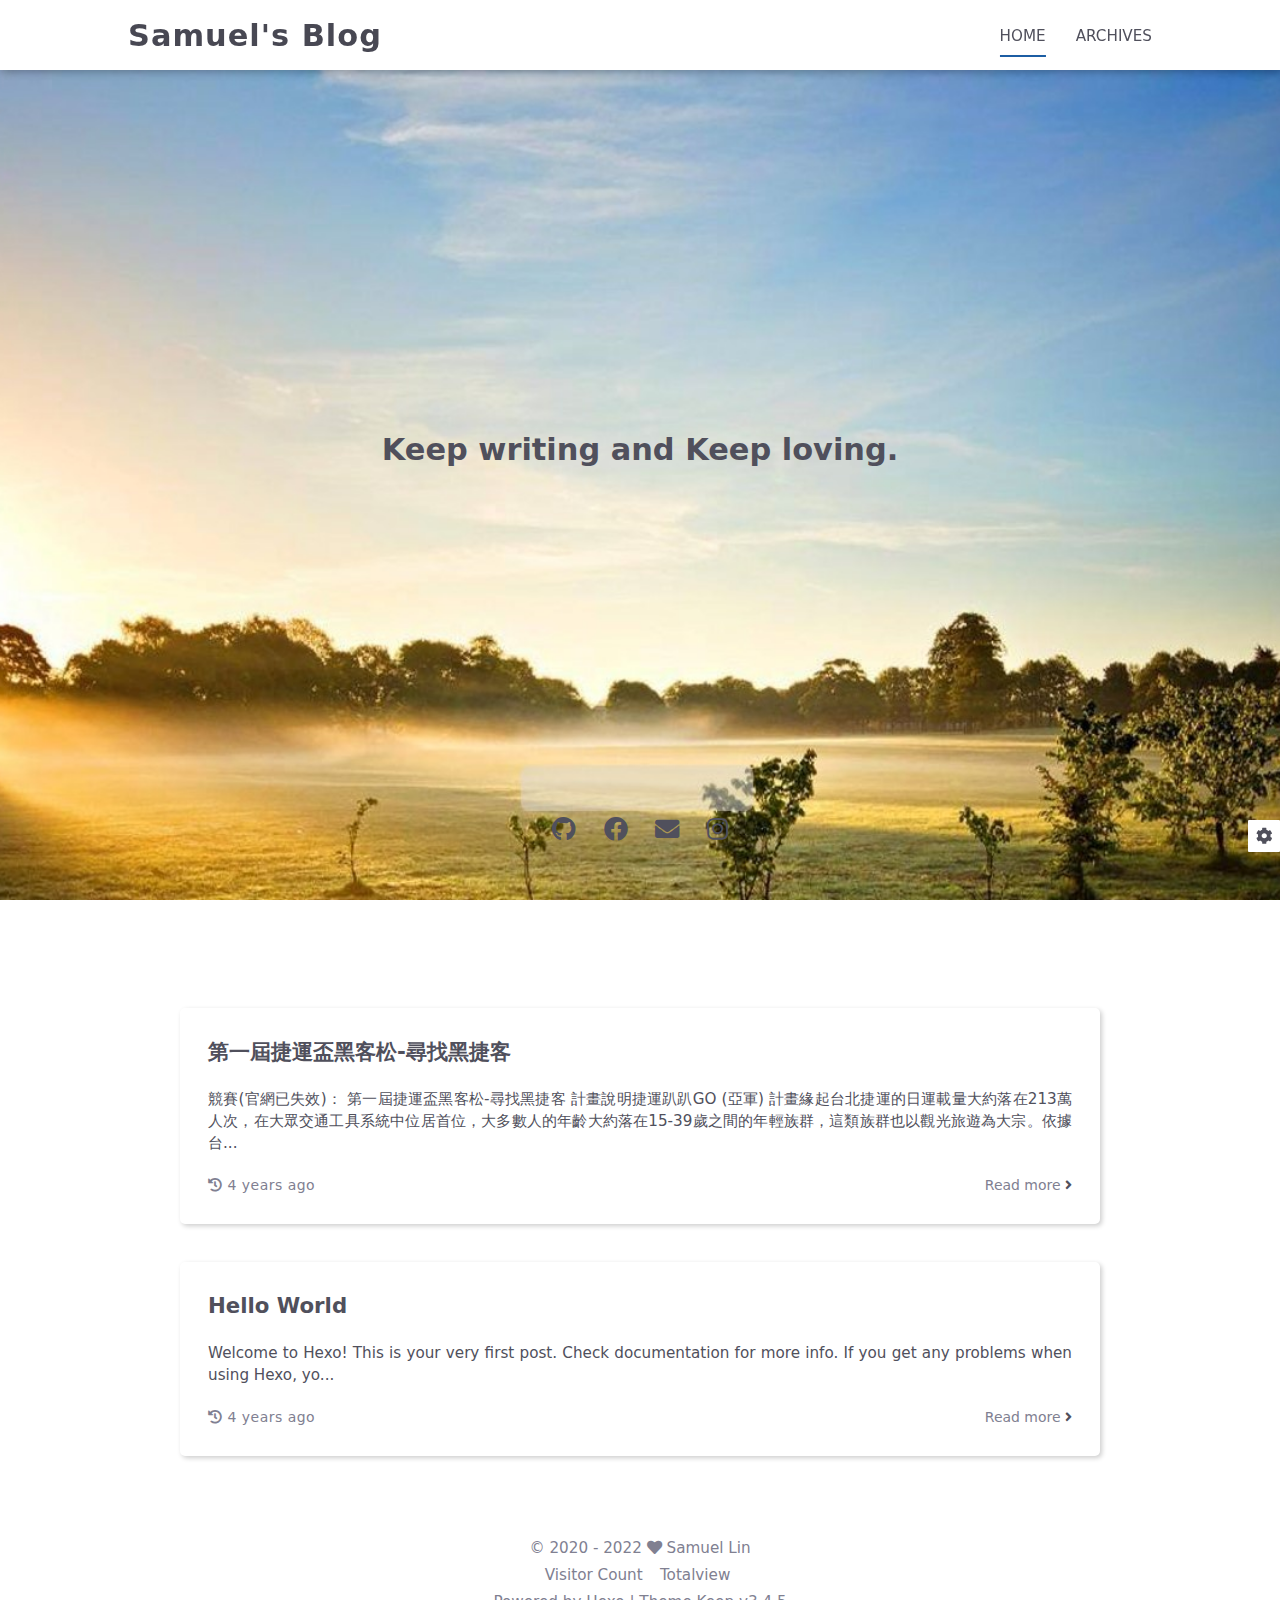
<file: index.html>
<!DOCTYPE html>
<html lang="en">
<head>
    <meta charset="utf-8">
    <meta name="viewport" content="width=device-width, initial-scale=1, maximum-scale=1">
    <meta name="keywords" content="Hexo Theme Keep">
    <meta name="description" content="Hexo Theme Keep">
    <meta name="author" content="Samuel Lin">
    
    <title>
        
        Samuel&#39;s Blog
    </title>
    
<link rel="stylesheet" href="/css/style.css">

    <link rel="shortcut icon" href="/images/logo.png">
    
<link rel="stylesheet" href="/css/font-awesome.min.css">

    <script id="hexo-configurations">
    let KEEP = window.KEEP || {};
    KEEP.hexo_config = {"hostname":"example.com","root":"/","language":"en"};
    KEEP.theme_config = {"toc":{"enable":true,"number":true,"expand_all":true,"init_open":true},"style":{"primary_color":"#1C5DA3","avatar":"/images/Samuel.jpg","favicon":"/images/logo.png","article_img_align":"left","left_side_width":"260px","content_max_width":"920px","hover":{"shadow":true,"scale":true},"first_screen":{"enable":true,"background_img":"/images/warm.jpg","description":"Keep writing and Keep loving."},"scroll":{"progress_bar":{"enable":true},"percent":{"enable":true}}},"local_search":{"enable":false,"preload":false},"code_copy":{"enable":false,"style":"default"},"pjax":{"enable":false},"lazyload":{"enable":false},"version":"3.4.5"};
    KEEP.language_ago = {"second":"%s seconds ago","minute":"%s minutes ago","hour":"%s hours ago","day":"%s days ago","week":"%s weeks ago","month":"%s months ago","year":"%s years ago"};
  </script>
<meta name="generator" content="Hexo 6.0.0"></head>


<body>
<div class="progress-bar-container">
    
        <span class="scroll-progress-bar"></span>
    

    
</div>


<main class="page-container">

    
        <div class="first-screen-container flex-center fade-in-down-animation">
    <div class="content flex-center">
        <div class="description">
            Keep writing and Keep loving.
        </div>
        
            <div class="s-icon-list">
                
                    
                        
                            <span class="s-icon-item github">
                                <a target="_blank" href="https://github.com/pf-0502">
                                    <i class="fab fa-github"></i>
                                </a>
                            </span>
                        
                    
                
                    
                
                    
                
                    
                
                    
                
                    
                
                    
                        
                            <span class="s-icon-item facebook">
                                <a target="_blank" href="https://www.facebook.com/we.lin.142/">
                                    <i class="fab fa-facebook"></i>
                                </a>
                            </span>
                        
                    
                
                    
                        
                            <span class="s-icon-item email">
                                <a href="mailto:welin9211@gmail.com">
                                    <i class="fas fa-envelope"></i>
                                </a>
                            </span>
                        
                    
                
                    
                        
                            <span class="s-icon-item instagram">
                                <a target="_blank" href="https://www.instagram.com/pf_0502/">
                                    <i class="fab fa-instagram"></i>
                                </a>
                            </span>
                        
                    
                
            </div>
        
    </div>
</div>

    

    <div class="page-main-content">

        <div class="page-main-content-top">
            <header class="header-wrapper">

    <div class="header-content has-first-screen">
        <div class="left">
            
            <a class="logo-title" href="/">
                Samuel&#39;s Blog
            </a>
        </div>

        <div class="right">
            <div class="pc">
                <ul class="menu-list">
                    
                        <li class="menu-item">
                            <a class="active"
                               href="/"
                            >
                                HOME
                            </a>
                        </li>
                    
                        <li class="menu-item">
                            <a class=""
                               href="/archives"
                            >
                                ARCHIVES
                            </a>
                        </li>
                    
                    
                </ul>
            </div>
            <div class="mobile">
                
                <div class="icon-item menu-bar">
                    <div class="menu-bar-middle"></div>
                </div>
            </div>
        </div>
    </div>

    <div class="header-drawer">
        <ul class="drawer-menu-list">
            
                <li class="drawer-menu-item flex-center">
                    <a class="active"
                       href="/">HOME</a>
                </li>
            
                <li class="drawer-menu-item flex-center">
                    <a class=""
                       href="/archives">ARCHIVES</a>
                </li>
            
        </ul>
    </div>

    <div class="window-mask"></div>

</header>


        </div>

        <div class="page-main-content-middle">

            <div class="main-content">

                
                    <div class="home-content-container fade-in-down-animation">
    <ul class="home-article-list">
        
            <li class="home-article-item">

                

                <h3 class="home-article-title">
                    <a href="/2022/02/24/metro/">
                        第一屆捷運盃黑客松-尋找黑捷客
                    </a>
                </h3>

                <div class="home-article-content markdown-body">
                    
                        
競賽(官網已失效)： 第一屆捷運盃黑客松-尋找黑捷客
計畫說明捷運趴趴GO (亞軍)
計畫緣起台北捷運的日運載量大約落在213萬人次，在大眾交通工具系統中位居首位，大多數人的年齡大約落在15-39歲之間的年輕族群，這類族群也以觀光旅遊為大宗。依據台...
                    
                </div>

                <div class="home-article-meta-info-container">
    <div class="home-article-meta-info">
        <span><i class="fas fa-history"></i>&nbsp;<span class="home-article-date" data-date="Thu Feb 24 2022 16:39:07 GMT+0800">2022-02-24</span></span>
        
        
    </div>

    <a href="/2022/02/24/metro/">Read more&nbsp;<i class="fas fa-angle-right"></i></a>
</div>

            </li>
        
            <li class="home-article-item">

                

                <h3 class="home-article-title">
                    <a href="/2022/02/24/hello-world/">
                        Hello World
                    </a>
                </h3>

                <div class="home-article-content markdown-body">
                    
                        Welcome to Hexo! This is your very first post. Check documentation for more info. If you get any problems when using Hexo, yo...
                    
                </div>

                <div class="home-article-meta-info-container">
    <div class="home-article-meta-info">
        <span><i class="fas fa-history"></i>&nbsp;<span class="home-article-date" data-date="Thu Feb 24 2022 15:22:32 GMT+0800">2022-02-24</span></span>
        
        
    </div>

    <a href="/2022/02/24/hello-world/">Read more&nbsp;<i class="fas fa-angle-right"></i></a>
</div>

            </li>
        
    </ul>

    <div class="home-paginator">
        <div class="paginator">
    

    
</div>

    </div>
</div>


                
            </div>

        </div>

        <div class="page-main-content-bottom">
            <footer class="footer">
    <div class="info-container">
        <div class="copyright-info info-item">
            &copy;
            
              <span>2020</span>
              -
            
            2022&nbsp;<i class="fas fa-heart icon-animate"></i>&nbsp;<a href="/">Samuel Lin</a>
        </div>
        
            <script async  src="//busuanzi.ibruce.info/busuanzi/2.3/busuanzi.pure.mini.js"></script>
            <div class="website-count info-item">
                
                    <span id="busuanzi_container_site_uv">
                        Visitor Count&nbsp;<span id="busuanzi_value_site_uv"></span>&ensp;
                    </span>
                
                
                    <span id="busuanzi_container_site_pv">
                        Totalview&nbsp;<span id="busuanzi_value_site_pv"></span>
                    </span>
                
            </div>
        
        <div class="theme-info info-item">
            Powered by <a target="_blank" href="https://hexo.io">Hexo</a>&nbsp;|&nbsp;Theme&nbsp;<a class="theme-version" target="_blank" href="https://github.com/XPoet/hexo-theme-keep">Keep v3.4.5</a>
        </div>
        
        
    </div>
</footer>

        </div>
    </div>

    

    <div class="right-bottom-side-tools">
        <div class="side-tools-container">
    <ul class="side-tools-list">
        <li class="tools-item tool-font-adjust-plus flex-center">
            <i class="fas fa-search-plus"></i>
        </li>

        <li class="tools-item tool-font-adjust-minus flex-center">
            <i class="fas fa-search-minus"></i>
        </li>

        <li class="tools-item tool-expand-width flex-center">
            <i class="fas fa-arrows-alt-h"></i>
        </li>

        <li class="tools-item tool-dark-light-toggle flex-center">
            <i class="fas fa-moon"></i>
        </li>

        <!-- rss -->
        

        

        <li class="tools-item tool-scroll-to-bottom flex-center">
            <i class="fas fa-arrow-down"></i>
        </li>
    </ul>

    <ul class="exposed-tools-list">
        <li class="tools-item tool-toggle-show flex-center">
            <i class="fas fa-cog fa-spin"></i>
        </li>
        
            <li class="tools-item tool-scroll-to-top flex-center">
                <i class="arrow-up fas fa-arrow-up"></i>
                <span class="percent"></span>
            </li>
        
    </ul>
</div>

    </div>

    

    <div class="image-viewer-container">
    <img src="">
</div>


    

</main>





<script src="/js/utils.js"></script>

<script src="/js/main.js"></script>

<script src="/js/header-shrink.js"></script>

<script src="/js/back2top.js"></script>

<script src="/js/dark-light-toggle.js"></script>








<div class="post-scripts">
    
</div>



</body>
</html>
</file>
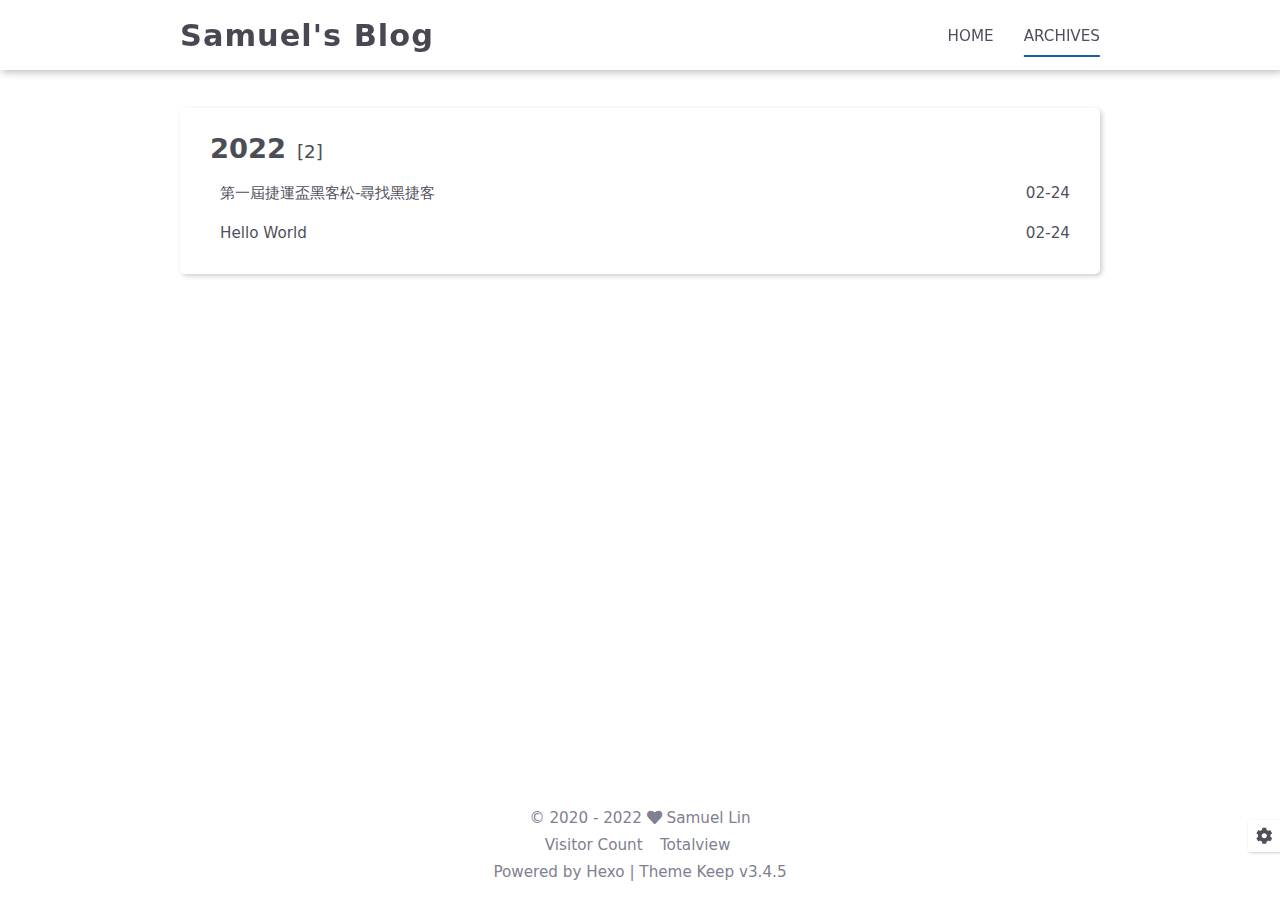
<file: archives/index.html>
<!DOCTYPE html>
<html lang="en">
<head>
    <meta charset="utf-8">
    <meta name="viewport" content="width=device-width, initial-scale=1, maximum-scale=1">
    <meta name="keywords" content="Hexo Theme Keep">
    <meta name="description" content="Hexo Theme Keep">
    <meta name="author" content="Samuel Lin">
    
    <title>
        
            Archive |
        
        Samuel&#39;s Blog
    </title>
    
<link rel="stylesheet" href="/css/style.css">

    <link rel="shortcut icon" href="/images/logo.png">
    
<link rel="stylesheet" href="/css/font-awesome.min.css">

    <script id="hexo-configurations">
    let KEEP = window.KEEP || {};
    KEEP.hexo_config = {"hostname":"example.com","root":"/","language":"en"};
    KEEP.theme_config = {"toc":{"enable":true,"number":true,"expand_all":true,"init_open":true},"style":{"primary_color":"#1C5DA3","avatar":"/images/Samuel.jpg","favicon":"/images/logo.png","article_img_align":"left","left_side_width":"260px","content_max_width":"920px","hover":{"shadow":true,"scale":true},"first_screen":{"enable":true,"background_img":"/images/warm.jpg","description":"Keep writing and Keep loving."},"scroll":{"progress_bar":{"enable":true},"percent":{"enable":true}}},"local_search":{"enable":false,"preload":false},"code_copy":{"enable":false,"style":"default"},"pjax":{"enable":false},"lazyload":{"enable":false},"version":"3.4.5"};
    KEEP.language_ago = {"second":"%s seconds ago","minute":"%s minutes ago","hour":"%s hours ago","day":"%s days ago","week":"%s weeks ago","month":"%s months ago","year":"%s years ago"};
  </script>
<meta name="generator" content="Hexo 6.0.0"></head>


<body>
<div class="progress-bar-container">
    
        <span class="scroll-progress-bar"></span>
    

    
</div>


<main class="page-container">

    

    <div class="page-main-content">

        <div class="page-main-content-top">
            <header class="header-wrapper">

    <div class="header-content">
        <div class="left">
            
            <a class="logo-title" href="/">
                Samuel&#39;s Blog
            </a>
        </div>

        <div class="right">
            <div class="pc">
                <ul class="menu-list">
                    
                        <li class="menu-item">
                            <a class=""
                               href="/"
                            >
                                HOME
                            </a>
                        </li>
                    
                        <li class="menu-item">
                            <a class="active"
                               href="/archives"
                            >
                                ARCHIVES
                            </a>
                        </li>
                    
                    
                </ul>
            </div>
            <div class="mobile">
                
                <div class="icon-item menu-bar">
                    <div class="menu-bar-middle"></div>
                </div>
            </div>
        </div>
    </div>

    <div class="header-drawer">
        <ul class="drawer-menu-list">
            
                <li class="drawer-menu-item flex-center">
                    <a class=""
                       href="/">HOME</a>
                </li>
            
                <li class="drawer-menu-item flex-center">
                    <a class="active"
                       href="/archives">ARCHIVES</a>
                </li>
            
        </ul>
    </div>

    <div class="window-mask"></div>

</header>


        </div>

        <div class="page-main-content-middle">

            <div class="main-content">

                
                    <div class="fade-in-down-animation">
    <div class="archive-container ">
        
<div class="archive-list-container">
    
        <section class="archive-item">
            <div class="archive-item-header">
                <span class="archive-year">2022</span>
                <span class="archive-year-post-count">[2]</span>
            </div>
            <ul class="article-list">
                
                    <li class="article-item">
                        <a class="article-title"
                           href="/2022/02/24/metro/"
                        >第一屆捷運盃黑客松-尋找黑捷客</a>
                        <span class="article-date">02-24</span>
                    </li>
                
                    <li class="article-item">
                        <a class="article-title"
                           href="/2022/02/24/hello-world/"
                        >Hello World</a>
                        <span class="article-date">02-24</span>
                    </li>
                
            </ul>
        </section>
    
</div>

    </div>
</div>

                
            </div>

        </div>

        <div class="page-main-content-bottom">
            <footer class="footer">
    <div class="info-container">
        <div class="copyright-info info-item">
            &copy;
            
              <span>2020</span>
              -
            
            2022&nbsp;<i class="fas fa-heart icon-animate"></i>&nbsp;<a href="/">Samuel Lin</a>
        </div>
        
            <script async  src="//busuanzi.ibruce.info/busuanzi/2.3/busuanzi.pure.mini.js"></script>
            <div class="website-count info-item">
                
                    <span id="busuanzi_container_site_uv">
                        Visitor Count&nbsp;<span id="busuanzi_value_site_uv"></span>&ensp;
                    </span>
                
                
                    <span id="busuanzi_container_site_pv">
                        Totalview&nbsp;<span id="busuanzi_value_site_pv"></span>
                    </span>
                
            </div>
        
        <div class="theme-info info-item">
            Powered by <a target="_blank" href="https://hexo.io">Hexo</a>&nbsp;|&nbsp;Theme&nbsp;<a class="theme-version" target="_blank" href="https://github.com/XPoet/hexo-theme-keep">Keep v3.4.5</a>
        </div>
        
        
    </div>
</footer>

        </div>
    </div>

    

    <div class="right-bottom-side-tools">
        <div class="side-tools-container">
    <ul class="side-tools-list">
        <li class="tools-item tool-font-adjust-plus flex-center">
            <i class="fas fa-search-plus"></i>
        </li>

        <li class="tools-item tool-font-adjust-minus flex-center">
            <i class="fas fa-search-minus"></i>
        </li>

        <li class="tools-item tool-expand-width flex-center">
            <i class="fas fa-arrows-alt-h"></i>
        </li>

        <li class="tools-item tool-dark-light-toggle flex-center">
            <i class="fas fa-moon"></i>
        </li>

        <!-- rss -->
        

        

        <li class="tools-item tool-scroll-to-bottom flex-center">
            <i class="fas fa-arrow-down"></i>
        </li>
    </ul>

    <ul class="exposed-tools-list">
        <li class="tools-item tool-toggle-show flex-center">
            <i class="fas fa-cog fa-spin"></i>
        </li>
        
            <li class="tools-item tool-scroll-to-top flex-center">
                <i class="arrow-up fas fa-arrow-up"></i>
                <span class="percent"></span>
            </li>
        
    </ul>
</div>

    </div>

    

    <div class="image-viewer-container">
    <img src="">
</div>


    

</main>




<script src="/js/utils.js"></script>

<script src="/js/main.js"></script>

<script src="/js/header-shrink.js"></script>

<script src="/js/back2top.js"></script>

<script src="/js/dark-light-toggle.js"></script>








<div class="post-scripts">
    
</div>



</body>
</html>
</file>
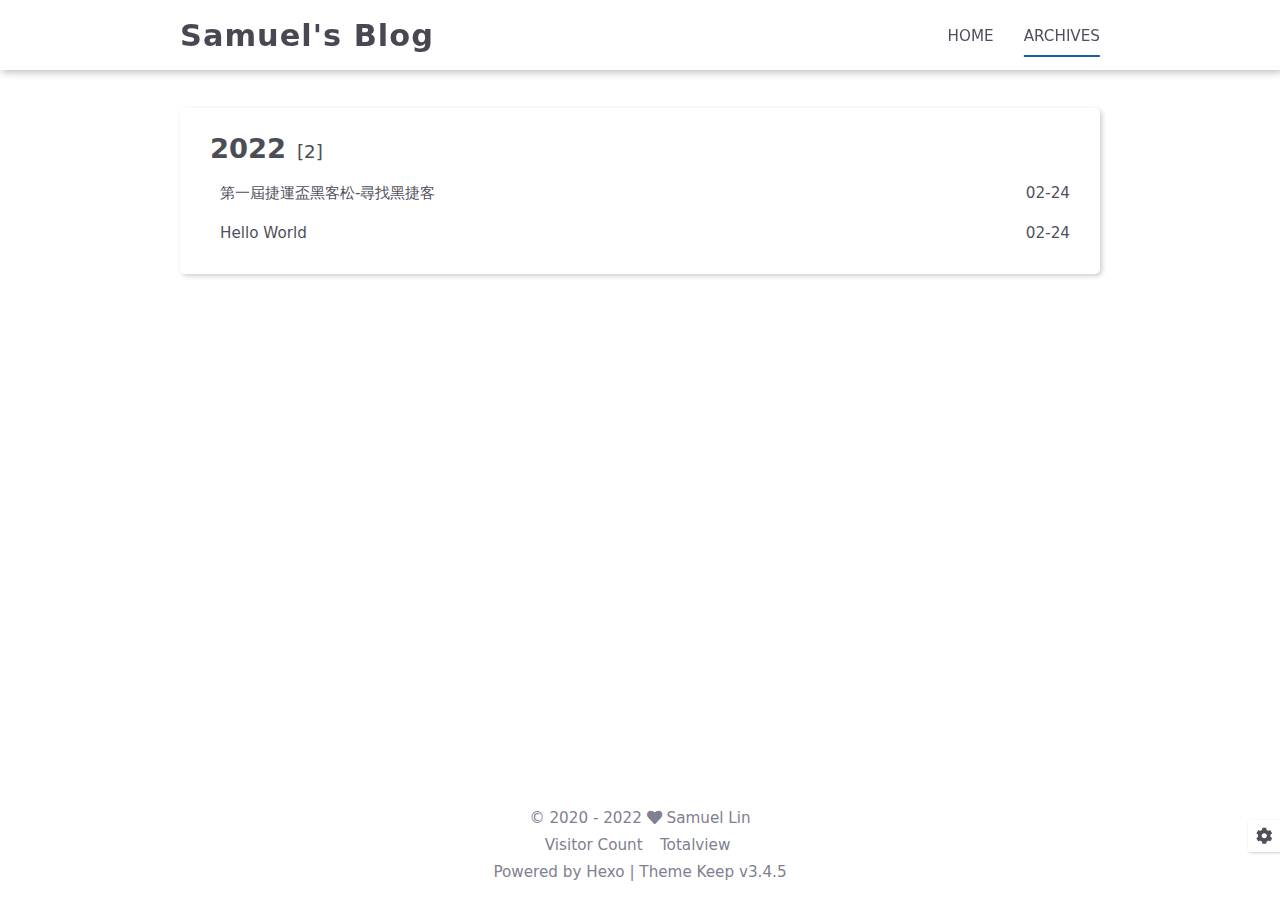
<file: archives/2022/index.html>
<!DOCTYPE html>
<html lang="en">
<head>
    <meta charset="utf-8">
    <meta name="viewport" content="width=device-width, initial-scale=1, maximum-scale=1">
    <meta name="keywords" content="Hexo Theme Keep">
    <meta name="description" content="Hexo Theme Keep">
    <meta name="author" content="Samuel Lin">
    
    <title>
        
            Archive: 2022 |
        
        Samuel&#39;s Blog
    </title>
    
<link rel="stylesheet" href="/css/style.css">

    <link rel="shortcut icon" href="/images/logo.png">
    
<link rel="stylesheet" href="/css/font-awesome.min.css">

    <script id="hexo-configurations">
    let KEEP = window.KEEP || {};
    KEEP.hexo_config = {"hostname":"example.com","root":"/","language":"en"};
    KEEP.theme_config = {"toc":{"enable":true,"number":true,"expand_all":true,"init_open":true},"style":{"primary_color":"#1C5DA3","avatar":"/images/Samuel.jpg","favicon":"/images/logo.png","article_img_align":"left","left_side_width":"260px","content_max_width":"920px","hover":{"shadow":true,"scale":true},"first_screen":{"enable":true,"background_img":"/images/warm.jpg","description":"Keep writing and Keep loving."},"scroll":{"progress_bar":{"enable":true},"percent":{"enable":true}}},"local_search":{"enable":false,"preload":false},"code_copy":{"enable":false,"style":"default"},"pjax":{"enable":false},"lazyload":{"enable":false},"version":"3.4.5"};
    KEEP.language_ago = {"second":"%s seconds ago","minute":"%s minutes ago","hour":"%s hours ago","day":"%s days ago","week":"%s weeks ago","month":"%s months ago","year":"%s years ago"};
  </script>
<meta name="generator" content="Hexo 6.0.0"></head>


<body>
<div class="progress-bar-container">
    
        <span class="scroll-progress-bar"></span>
    

    
</div>


<main class="page-container">

    

    <div class="page-main-content">

        <div class="page-main-content-top">
            <header class="header-wrapper">

    <div class="header-content">
        <div class="left">
            
            <a class="logo-title" href="/">
                Samuel&#39;s Blog
            </a>
        </div>

        <div class="right">
            <div class="pc">
                <ul class="menu-list">
                    
                        <li class="menu-item">
                            <a class=""
                               href="/"
                            >
                                HOME
                            </a>
                        </li>
                    
                        <li class="menu-item">
                            <a class="active"
                               href="/archives"
                            >
                                ARCHIVES
                            </a>
                        </li>
                    
                    
                </ul>
            </div>
            <div class="mobile">
                
                <div class="icon-item menu-bar">
                    <div class="menu-bar-middle"></div>
                </div>
            </div>
        </div>
    </div>

    <div class="header-drawer">
        <ul class="drawer-menu-list">
            
                <li class="drawer-menu-item flex-center">
                    <a class=""
                       href="/">HOME</a>
                </li>
            
                <li class="drawer-menu-item flex-center">
                    <a class="active"
                       href="/archives">ARCHIVES</a>
                </li>
            
        </ul>
    </div>

    <div class="window-mask"></div>

</header>


        </div>

        <div class="page-main-content-middle">

            <div class="main-content">

                
                    <div class="fade-in-down-animation">
    <div class="archive-container ">
        
<div class="archive-list-container">
    
        <section class="archive-item">
            <div class="archive-item-header">
                <span class="archive-year">2022</span>
                <span class="archive-year-post-count">[2]</span>
            </div>
            <ul class="article-list">
                
                    <li class="article-item">
                        <a class="article-title"
                           href="/2022/02/24/metro/"
                        >第一屆捷運盃黑客松-尋找黑捷客</a>
                        <span class="article-date">02-24</span>
                    </li>
                
                    <li class="article-item">
                        <a class="article-title"
                           href="/2022/02/24/hello-world/"
                        >Hello World</a>
                        <span class="article-date">02-24</span>
                    </li>
                
            </ul>
        </section>
    
</div>

    </div>
</div>

                
            </div>

        </div>

        <div class="page-main-content-bottom">
            <footer class="footer">
    <div class="info-container">
        <div class="copyright-info info-item">
            &copy;
            
              <span>2020</span>
              -
            
            2022&nbsp;<i class="fas fa-heart icon-animate"></i>&nbsp;<a href="/">Samuel Lin</a>
        </div>
        
            <script async  src="//busuanzi.ibruce.info/busuanzi/2.3/busuanzi.pure.mini.js"></script>
            <div class="website-count info-item">
                
                    <span id="busuanzi_container_site_uv">
                        Visitor Count&nbsp;<span id="busuanzi_value_site_uv"></span>&ensp;
                    </span>
                
                
                    <span id="busuanzi_container_site_pv">
                        Totalview&nbsp;<span id="busuanzi_value_site_pv"></span>
                    </span>
                
            </div>
        
        <div class="theme-info info-item">
            Powered by <a target="_blank" href="https://hexo.io">Hexo</a>&nbsp;|&nbsp;Theme&nbsp;<a class="theme-version" target="_blank" href="https://github.com/XPoet/hexo-theme-keep">Keep v3.4.5</a>
        </div>
        
        
    </div>
</footer>

        </div>
    </div>

    

    <div class="right-bottom-side-tools">
        <div class="side-tools-container">
    <ul class="side-tools-list">
        <li class="tools-item tool-font-adjust-plus flex-center">
            <i class="fas fa-search-plus"></i>
        </li>

        <li class="tools-item tool-font-adjust-minus flex-center">
            <i class="fas fa-search-minus"></i>
        </li>

        <li class="tools-item tool-expand-width flex-center">
            <i class="fas fa-arrows-alt-h"></i>
        </li>

        <li class="tools-item tool-dark-light-toggle flex-center">
            <i class="fas fa-moon"></i>
        </li>

        <!-- rss -->
        

        

        <li class="tools-item tool-scroll-to-bottom flex-center">
            <i class="fas fa-arrow-down"></i>
        </li>
    </ul>

    <ul class="exposed-tools-list">
        <li class="tools-item tool-toggle-show flex-center">
            <i class="fas fa-cog fa-spin"></i>
        </li>
        
            <li class="tools-item tool-scroll-to-top flex-center">
                <i class="arrow-up fas fa-arrow-up"></i>
                <span class="percent"></span>
            </li>
        
    </ul>
</div>

    </div>

    

    <div class="image-viewer-container">
    <img src="">
</div>


    

</main>




<script src="/js/utils.js"></script>

<script src="/js/main.js"></script>

<script src="/js/header-shrink.js"></script>

<script src="/js/back2top.js"></script>

<script src="/js/dark-light-toggle.js"></script>








<div class="post-scripts">
    
</div>



</body>
</html>
</file>
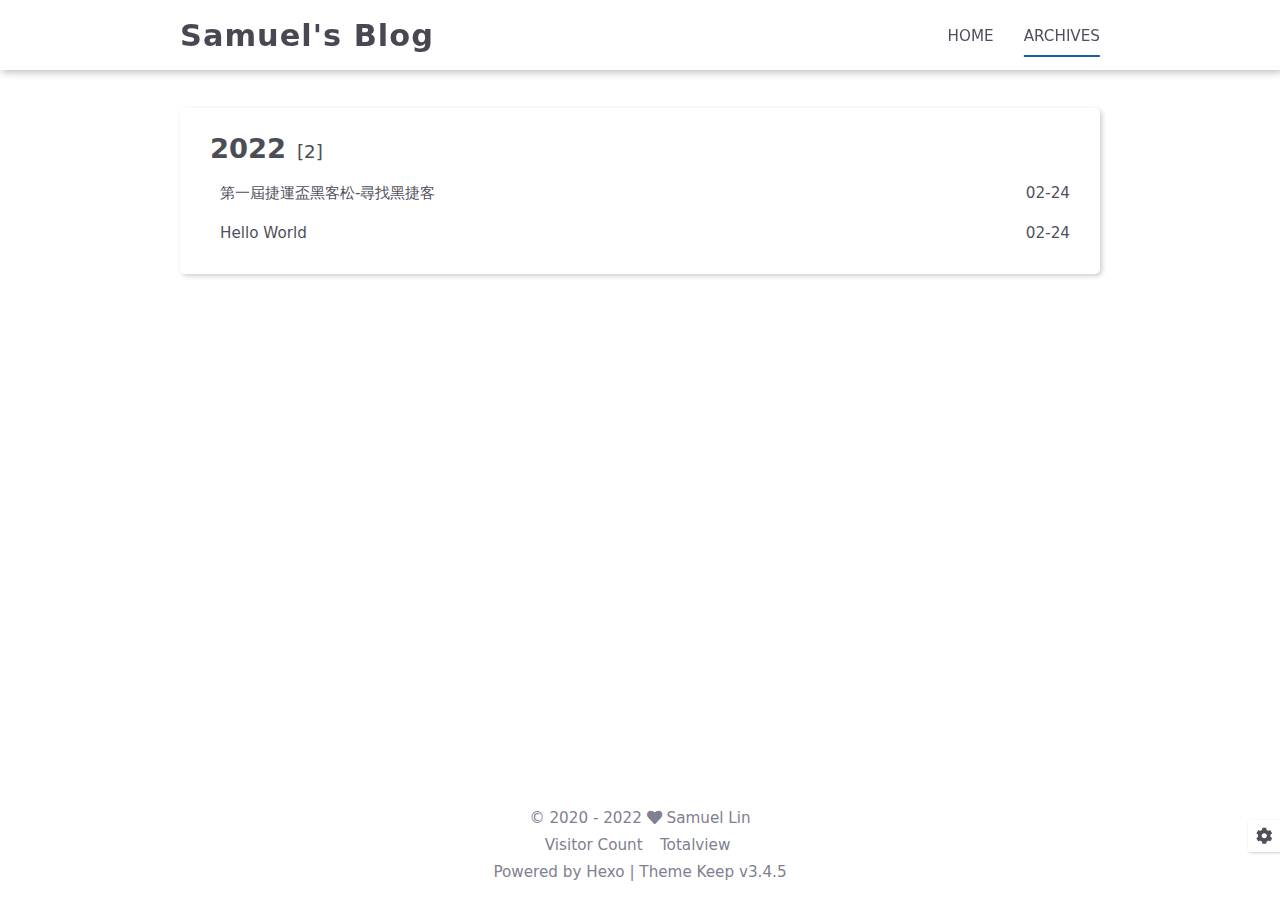
<file: archives/2022/02/index.html>
<!DOCTYPE html>
<html lang="en">
<head>
    <meta charset="utf-8">
    <meta name="viewport" content="width=device-width, initial-scale=1, maximum-scale=1">
    <meta name="keywords" content="Hexo Theme Keep">
    <meta name="description" content="Hexo Theme Keep">
    <meta name="author" content="Samuel Lin">
    
    <title>
        
            Archive: 2022/2 |
        
        Samuel&#39;s Blog
    </title>
    
<link rel="stylesheet" href="/css/style.css">

    <link rel="shortcut icon" href="/images/logo.png">
    
<link rel="stylesheet" href="/css/font-awesome.min.css">

    <script id="hexo-configurations">
    let KEEP = window.KEEP || {};
    KEEP.hexo_config = {"hostname":"example.com","root":"/","language":"en"};
    KEEP.theme_config = {"toc":{"enable":true,"number":true,"expand_all":true,"init_open":true},"style":{"primary_color":"#1C5DA3","avatar":"/images/Samuel.jpg","favicon":"/images/logo.png","article_img_align":"left","left_side_width":"260px","content_max_width":"920px","hover":{"shadow":true,"scale":true},"first_screen":{"enable":true,"background_img":"/images/warm.jpg","description":"Keep writing and Keep loving."},"scroll":{"progress_bar":{"enable":true},"percent":{"enable":true}}},"local_search":{"enable":false,"preload":false},"code_copy":{"enable":false,"style":"default"},"pjax":{"enable":false},"lazyload":{"enable":false},"version":"3.4.5"};
    KEEP.language_ago = {"second":"%s seconds ago","minute":"%s minutes ago","hour":"%s hours ago","day":"%s days ago","week":"%s weeks ago","month":"%s months ago","year":"%s years ago"};
  </script>
<meta name="generator" content="Hexo 6.0.0"></head>


<body>
<div class="progress-bar-container">
    
        <span class="scroll-progress-bar"></span>
    

    
</div>


<main class="page-container">

    

    <div class="page-main-content">

        <div class="page-main-content-top">
            <header class="header-wrapper">

    <div class="header-content">
        <div class="left">
            
            <a class="logo-title" href="/">
                Samuel&#39;s Blog
            </a>
        </div>

        <div class="right">
            <div class="pc">
                <ul class="menu-list">
                    
                        <li class="menu-item">
                            <a class=""
                               href="/"
                            >
                                HOME
                            </a>
                        </li>
                    
                        <li class="menu-item">
                            <a class="active"
                               href="/archives"
                            >
                                ARCHIVES
                            </a>
                        </li>
                    
                    
                </ul>
            </div>
            <div class="mobile">
                
                <div class="icon-item menu-bar">
                    <div class="menu-bar-middle"></div>
                </div>
            </div>
        </div>
    </div>

    <div class="header-drawer">
        <ul class="drawer-menu-list">
            
                <li class="drawer-menu-item flex-center">
                    <a class=""
                       href="/">HOME</a>
                </li>
            
                <li class="drawer-menu-item flex-center">
                    <a class="active"
                       href="/archives">ARCHIVES</a>
                </li>
            
        </ul>
    </div>

    <div class="window-mask"></div>

</header>


        </div>

        <div class="page-main-content-middle">

            <div class="main-content">

                
                    <div class="fade-in-down-animation">
    <div class="archive-container ">
        
<div class="archive-list-container">
    
        <section class="archive-item">
            <div class="archive-item-header">
                <span class="archive-year">2022</span>
                <span class="archive-year-post-count">[2]</span>
            </div>
            <ul class="article-list">
                
                    <li class="article-item">
                        <a class="article-title"
                           href="/2022/02/24/metro/"
                        >第一屆捷運盃黑客松-尋找黑捷客</a>
                        <span class="article-date">02-24</span>
                    </li>
                
                    <li class="article-item">
                        <a class="article-title"
                           href="/2022/02/24/hello-world/"
                        >Hello World</a>
                        <span class="article-date">02-24</span>
                    </li>
                
            </ul>
        </section>
    
</div>

    </div>
</div>

                
            </div>

        </div>

        <div class="page-main-content-bottom">
            <footer class="footer">
    <div class="info-container">
        <div class="copyright-info info-item">
            &copy;
            
              <span>2020</span>
              -
            
            2022&nbsp;<i class="fas fa-heart icon-animate"></i>&nbsp;<a href="/">Samuel Lin</a>
        </div>
        
            <script async  src="//busuanzi.ibruce.info/busuanzi/2.3/busuanzi.pure.mini.js"></script>
            <div class="website-count info-item">
                
                    <span id="busuanzi_container_site_uv">
                        Visitor Count&nbsp;<span id="busuanzi_value_site_uv"></span>&ensp;
                    </span>
                
                
                    <span id="busuanzi_container_site_pv">
                        Totalview&nbsp;<span id="busuanzi_value_site_pv"></span>
                    </span>
                
            </div>
        
        <div class="theme-info info-item">
            Powered by <a target="_blank" href="https://hexo.io">Hexo</a>&nbsp;|&nbsp;Theme&nbsp;<a class="theme-version" target="_blank" href="https://github.com/XPoet/hexo-theme-keep">Keep v3.4.5</a>
        </div>
        
        
    </div>
</footer>

        </div>
    </div>

    

    <div class="right-bottom-side-tools">
        <div class="side-tools-container">
    <ul class="side-tools-list">
        <li class="tools-item tool-font-adjust-plus flex-center">
            <i class="fas fa-search-plus"></i>
        </li>

        <li class="tools-item tool-font-adjust-minus flex-center">
            <i class="fas fa-search-minus"></i>
        </li>

        <li class="tools-item tool-expand-width flex-center">
            <i class="fas fa-arrows-alt-h"></i>
        </li>

        <li class="tools-item tool-dark-light-toggle flex-center">
            <i class="fas fa-moon"></i>
        </li>

        <!-- rss -->
        

        

        <li class="tools-item tool-scroll-to-bottom flex-center">
            <i class="fas fa-arrow-down"></i>
        </li>
    </ul>

    <ul class="exposed-tools-list">
        <li class="tools-item tool-toggle-show flex-center">
            <i class="fas fa-cog fa-spin"></i>
        </li>
        
            <li class="tools-item tool-scroll-to-top flex-center">
                <i class="arrow-up fas fa-arrow-up"></i>
                <span class="percent"></span>
            </li>
        
    </ul>
</div>

    </div>

    

    <div class="image-viewer-container">
    <img src="">
</div>


    

</main>




<script src="/js/utils.js"></script>

<script src="/js/main.js"></script>

<script src="/js/header-shrink.js"></script>

<script src="/js/back2top.js"></script>

<script src="/js/dark-light-toggle.js"></script>








<div class="post-scripts">
    
</div>



</body>
</html>
</file>
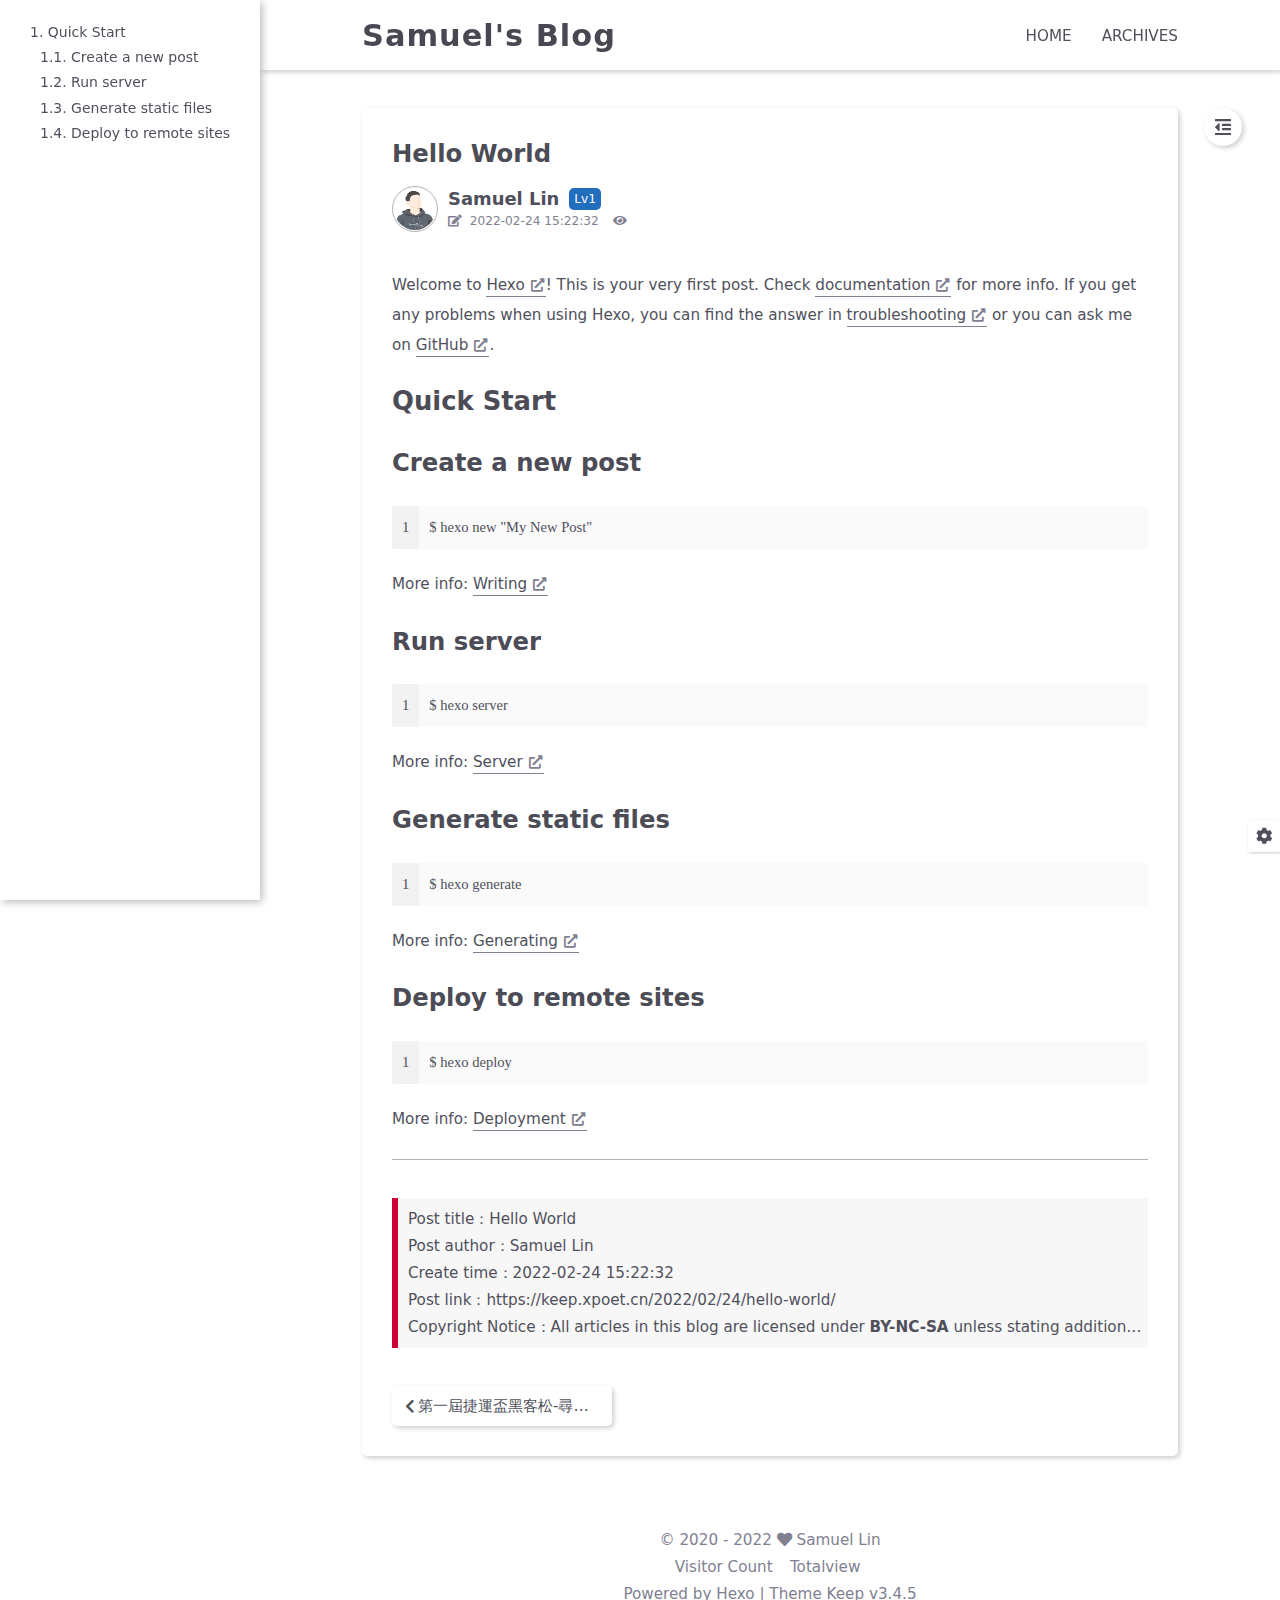
<file: 2022/02/24/hello-world/index.html>
<!DOCTYPE html>
<html lang="en">
<head>
    <meta charset="utf-8">
    <meta name="viewport" content="width=device-width, initial-scale=1, maximum-scale=1">
    <meta name="keywords" content="Hexo Theme Keep">
    <meta name="description" content="Hexo Theme Keep">
    <meta name="author" content="Samuel Lin">
    
    <title>
        
            Hello World |
        
        Samuel&#39;s Blog
    </title>
    
<link rel="stylesheet" href="/css/style.css">

    <link rel="shortcut icon" href="/images/logo.png">
    
<link rel="stylesheet" href="/css/font-awesome.min.css">

    <script id="hexo-configurations">
    let KEEP = window.KEEP || {};
    KEEP.hexo_config = {"hostname":"example.com","root":"/","language":"en"};
    KEEP.theme_config = {"toc":{"enable":true,"number":true,"expand_all":true,"init_open":true},"style":{"primary_color":"#1C5DA3","avatar":"/images/Samuel.jpg","favicon":"/images/logo.png","article_img_align":"left","left_side_width":"260px","content_max_width":"920px","hover":{"shadow":true,"scale":true},"first_screen":{"enable":true,"background_img":"/images/warm.jpg","description":"Keep writing and Keep loving."},"scroll":{"progress_bar":{"enable":true},"percent":{"enable":true}}},"local_search":{"enable":false,"preload":false},"code_copy":{"enable":false,"style":"default"},"pjax":{"enable":false},"lazyload":{"enable":false},"version":"3.4.5"};
    KEEP.language_ago = {"second":"%s seconds ago","minute":"%s minutes ago","hour":"%s hours ago","day":"%s days ago","week":"%s weeks ago","month":"%s months ago","year":"%s years ago"};
  </script>
<meta name="generator" content="Hexo 6.0.0"></head>


<body>
<div class="progress-bar-container">
    
        <span class="scroll-progress-bar"></span>
    

    
</div>


<main class="page-container">

    

    <div class="page-main-content">

        <div class="page-main-content-top">
            <header class="header-wrapper">

    <div class="header-content">
        <div class="left">
            
            <a class="logo-title" href="/">
                Samuel&#39;s Blog
            </a>
        </div>

        <div class="right">
            <div class="pc">
                <ul class="menu-list">
                    
                        <li class="menu-item">
                            <a class=""
                               href="/"
                            >
                                HOME
                            </a>
                        </li>
                    
                        <li class="menu-item">
                            <a class=""
                               href="/archives"
                            >
                                ARCHIVES
                            </a>
                        </li>
                    
                    
                </ul>
            </div>
            <div class="mobile">
                
                <div class="icon-item menu-bar">
                    <div class="menu-bar-middle"></div>
                </div>
            </div>
        </div>
    </div>

    <div class="header-drawer">
        <ul class="drawer-menu-list">
            
                <li class="drawer-menu-item flex-center">
                    <a class=""
                       href="/">HOME</a>
                </li>
            
                <li class="drawer-menu-item flex-center">
                    <a class=""
                       href="/archives">ARCHIVES</a>
                </li>
            
        </ul>
    </div>

    <div class="window-mask"></div>

</header>


        </div>

        <div class="page-main-content-middle">

            <div class="main-content">

                
                    <div class="fade-in-down-animation">
    <div class="article-content-container">

        <div class="article-title">
            <span class="title-hover-animation">Hello World</span>
        </div>

        
            <div class="article-header">
                <div class="avatar">
                    <img src="/images/Samuel.jpg">
                </div>
                <div class="info">
                    <div class="author">
                        <span class="name">Samuel Lin</span>
                        
                            <span class="author-label">Lv1</span>
                        
                    </div>
                    <div class="meta-info">
                        <div class="article-meta-info">
    <span class="article-date article-meta-item">
        <i class="fas fa-edit"></i>&nbsp;
        <span class="pc">2022-02-24 15:22:32</span>
        <span class="mobile">2022-02-24 15:22</span>
    </span>
    
    

    
    
    
    
        <span class="article-pv article-meta-item">
            <i class="fas fa-eye"></i>&nbsp;<span id="busuanzi_value_page_pv"></span>
        </span>
    
</div>

                    </div>
                </div>
            </div>
        

        <div class="article-content markdown-body">
            <p>Welcome to <a class="link"   target="_blank" rel="noopener" href="https://hexo.io/" >Hexo<i class="fas fa-external-link-alt"></i></a>! This is your very first post. Check <a class="link"   target="_blank" rel="noopener" href="https://hexo.io/docs/" >documentation<i class="fas fa-external-link-alt"></i></a> for more info. If you get any problems when using Hexo, you can find the answer in <a class="link"   target="_blank" rel="noopener" href="https://hexo.io/docs/troubleshooting.html" >troubleshooting<i class="fas fa-external-link-alt"></i></a> or you can ask me on <a class="link"   target="_blank" rel="noopener" href="https://github.com/hexojs/hexo/issues" >GitHub<i class="fas fa-external-link-alt"></i></a>.</p>
<h2 id="Quick-Start"><a href="#Quick-Start" class="headerlink" title="Quick Start"></a>Quick Start</h2><h3 id="Create-a-new-post"><a href="#Create-a-new-post" class="headerlink" title="Create a new post"></a>Create a new post</h3><figure class="highlight bash"><table><tr><td class="gutter"><pre><span class="line">1</span><br></pre></td><td class="code"><pre><span class="line">$ hexo new <span class="string">&quot;My New Post&quot;</span></span><br></pre></td></tr></table></figure>

<p>More info: <a class="link"   target="_blank" rel="noopener" href="https://hexo.io/docs/writing.html" >Writing<i class="fas fa-external-link-alt"></i></a></p>
<h3 id="Run-server"><a href="#Run-server" class="headerlink" title="Run server"></a>Run server</h3><figure class="highlight bash"><table><tr><td class="gutter"><pre><span class="line">1</span><br></pre></td><td class="code"><pre><span class="line">$ hexo server</span><br></pre></td></tr></table></figure>

<p>More info: <a class="link"   target="_blank" rel="noopener" href="https://hexo.io/docs/server.html" >Server<i class="fas fa-external-link-alt"></i></a></p>
<h3 id="Generate-static-files"><a href="#Generate-static-files" class="headerlink" title="Generate static files"></a>Generate static files</h3><figure class="highlight bash"><table><tr><td class="gutter"><pre><span class="line">1</span><br></pre></td><td class="code"><pre><span class="line">$ hexo generate</span><br></pre></td></tr></table></figure>

<p>More info: <a class="link"   target="_blank" rel="noopener" href="https://hexo.io/docs/generating.html" >Generating<i class="fas fa-external-link-alt"></i></a></p>
<h3 id="Deploy-to-remote-sites"><a href="#Deploy-to-remote-sites" class="headerlink" title="Deploy to remote sites"></a>Deploy to remote sites</h3><figure class="highlight bash"><table><tr><td class="gutter"><pre><span class="line">1</span><br></pre></td><td class="code"><pre><span class="line">$ hexo deploy</span><br></pre></td></tr></table></figure>

<p>More info: <a class="link"   target="_blank" rel="noopener" href="https://hexo.io/docs/one-command-deployment.html" >Deployment<i class="fas fa-external-link-alt"></i></a></p>

        </div>

        
            <div class="post-copyright-info">
                <div class="article-copyright-info-container">
    <ul>
        <li>Post title：Hello World</li>
        <li>Post author：Samuel Lin</li>
        <li>Create time：2022-02-24 15:22:32</li>
        <li>
            Post link：https://keep.xpoet.cn/2022/02/24/hello-world/
        </li>
        <li>
            Copyright Notice：All articles in this blog are licensed under <a class="license" target="_blank" rel="noopener" href="https://creativecommons.org/licenses/by-nc-sa/4.0/deed.zh">BY-NC-SA</a> unless stating additionally.
        </li>
    </ul>
</div>

            </div>
        

        

        
            <div class="article-nav">
                
                    <div class="article-prev">
                        <a class="prev"
                           rel="prev"
                           href="/2022/02/24/metro/"
                        >
                            <span class="left arrow-icon flex-center">
                              <i class="fas fa-chevron-left"></i>
                            </span>
                            <span class="title flex-center">
                                <span class="post-nav-title-item">第一屆捷運盃黑客松-尋找黑捷客</span>
                                <span class="post-nav-item">Prev posts</span>
                            </span>
                        </a>
                    </div>
                
                
            </div>
        

        
    </div>
</div>


                
            </div>

        </div>

        <div class="page-main-content-bottom">
            <footer class="footer">
    <div class="info-container">
        <div class="copyright-info info-item">
            &copy;
            
              <span>2020</span>
              -
            
            2022&nbsp;<i class="fas fa-heart icon-animate"></i>&nbsp;<a href="/">Samuel Lin</a>
        </div>
        
            <script async  src="//busuanzi.ibruce.info/busuanzi/2.3/busuanzi.pure.mini.js"></script>
            <div class="website-count info-item">
                
                    <span id="busuanzi_container_site_uv">
                        Visitor Count&nbsp;<span id="busuanzi_value_site_uv"></span>&ensp;
                    </span>
                
                
                    <span id="busuanzi_container_site_pv">
                        Totalview&nbsp;<span id="busuanzi_value_site_pv"></span>
                    </span>
                
            </div>
        
        <div class="theme-info info-item">
            Powered by <a target="_blank" href="https://hexo.io">Hexo</a>&nbsp;|&nbsp;Theme&nbsp;<a class="theme-version" target="_blank" href="https://github.com/XPoet/hexo-theme-keep">Keep v3.4.5</a>
        </div>
        
        
    </div>
</footer>

        </div>
    </div>

    
        <div class="post-tools">
            <div class="post-tools-container">
    <ul class="tools-list">
        <!-- TOC aside toggle -->
        
            <li class="tools-item page-aside-toggle">
                <i class="fas fa-outdent"></i>
            </li>
        

        <!-- go comment -->
        
    </ul>
</div>

        </div>
    

    <div class="right-bottom-side-tools">
        <div class="side-tools-container">
    <ul class="side-tools-list">
        <li class="tools-item tool-font-adjust-plus flex-center">
            <i class="fas fa-search-plus"></i>
        </li>

        <li class="tools-item tool-font-adjust-minus flex-center">
            <i class="fas fa-search-minus"></i>
        </li>

        <li class="tools-item tool-expand-width flex-center">
            <i class="fas fa-arrows-alt-h"></i>
        </li>

        <li class="tools-item tool-dark-light-toggle flex-center">
            <i class="fas fa-moon"></i>
        </li>

        <!-- rss -->
        

        

        <li class="tools-item tool-scroll-to-bottom flex-center">
            <i class="fas fa-arrow-down"></i>
        </li>
    </ul>

    <ul class="exposed-tools-list">
        <li class="tools-item tool-toggle-show flex-center">
            <i class="fas fa-cog fa-spin"></i>
        </li>
        
            <li class="tools-item tool-scroll-to-top flex-center">
                <i class="arrow-up fas fa-arrow-up"></i>
                <span class="percent"></span>
            </li>
        
    </ul>
</div>

    </div>

    
        <aside class="page-aside">
            <div class="post-toc-wrap">
    <div class="post-toc">
        <ol class="nav"><li class="nav-item nav-level-2"><a class="nav-link" href="#Quick-Start"><span class="nav-number">1.</span> <span class="nav-text">Quick Start</span></a><ol class="nav-child"><li class="nav-item nav-level-3"><a class="nav-link" href="#Create-a-new-post"><span class="nav-number">1.1.</span> <span class="nav-text">Create a new post</span></a></li><li class="nav-item nav-level-3"><a class="nav-link" href="#Run-server"><span class="nav-number">1.2.</span> <span class="nav-text">Run server</span></a></li><li class="nav-item nav-level-3"><a class="nav-link" href="#Generate-static-files"><span class="nav-number">1.3.</span> <span class="nav-text">Generate static files</span></a></li><li class="nav-item nav-level-3"><a class="nav-link" href="#Deploy-to-remote-sites"><span class="nav-number">1.4.</span> <span class="nav-text">Deploy to remote sites</span></a></li></ol></li></ol>
    </div>
</div>
        </aside>
    

    <div class="image-viewer-container">
    <img src="">
</div>


    

</main>




<script src="/js/utils.js"></script>

<script src="/js/main.js"></script>

<script src="/js/header-shrink.js"></script>

<script src="/js/back2top.js"></script>

<script src="/js/dark-light-toggle.js"></script>








<div class="post-scripts">
    
        
<script src="/js/left-side-toggle.js"></script>

<script src="/js/libs/anime.min.js"></script>

<script src="/js/toc.js"></script>

    
</div>



</body>
</html>
</file>
<file: css/style.css>
:root {
  --background-color: #fff;
  --second-background-color: #f7f7f7;
  --primary-color: #1c5da3;
  --first-text-color: #484853;
  --second-text-color: #4c4c57;
  --third-text-color: #808091;
  --fourth-text-color: #ededef;
  --default-text-color: #50505c;
  --border-color: #b3b3b3;
  --selection-color: #216dbe;
  --shadow-color: rgba(0,0,0,0.2);
  --shadow-hover-color: rgba(0,0,0,0.28);
  --scrollbar-color: #595967;
  --scroll-bar-bg-color: #e6e6e6;
  --link-color: #484853;
  --copyright-info-color: #c03;
  --avatar-background-color: #06c;
  --pjax-progress-bar-color: linear-gradient(45deg, #f10006, #ef5b00, #e59c01, #19ca05, #00cab5, #0264c8, #c303c3);
}
@media (prefers-color-scheme: light) {
  :root {
    --background-color: #fff;
    --second-background-color: #f7f7f7;
    --primary-color: #1c5da3;
    --first-text-color: #484853;
    --second-text-color: #4c4c57;
    --third-text-color: #808091;
    --fourth-text-color: #ededef;
    --default-text-color: #50505c;
    --border-color: #b3b3b3;
    --selection-color: #216dbe;
    --shadow-color: rgba(0,0,0,0.2);
    --shadow-hover-color: rgba(0,0,0,0.28);
    --scrollbar-color: #595967;
    --scroll-bar-bg-color: #e6e6e6;
    --link-color: #484853;
    --copyright-info-color: #c03;
    --avatar-background-color: #06c;
    --pjax-progress-bar-color: linear-gradient(45deg, #f10006, #ef5b00, #e59c01, #19ca05, #00cab5, #0264c8, #c303c3);
  }
}
@media (prefers-color-scheme: dark) {
  :root {
    --background-color: #383940;
    --second-background-color: #32333a;
    --primary-color: #1c5da3;
    --first-text-color: #d2d2d7;
    --second-text-color: #cbcbd1;
    --third-text-color: #9595a2;
    --fourth-text-color: #242429;
    --default-text-color: #bebec6;
    --border-color: #5c5e6a;
    --selection-color: #216dbe;
    --shadow-color: rgba(128,128,128,0.2);
    --shadow-hover-color: rgba(128,128,128,0.28);
    --scrollbar-color: #32333a;
    --scroll-bar-bg-color: #5c5e6a;
    --link-color: #c5c5cc;
    --copyright-info-color: #a30029;
    --avatar-background-color: #005cb8;
    --pjax-progress-bar-color: linear-gradient(45deg, #ea404a, #ea722f, #e9a71f, #67e559, #18ecec, #1b85f1, #ee1dee);
  }
}
.light-mode {
  --background-color: #fff;
  --second-background-color: #f7f7f7;
  --primary-color: #1c5da3;
  --first-text-color: #484853;
  --second-text-color: #4c4c57;
  --third-text-color: #808091;
  --fourth-text-color: #ededef;
  --default-text-color: #50505c;
  --border-color: #b3b3b3;
  --selection-color: #216dbe;
  --shadow-color: rgba(0,0,0,0.2);
  --shadow-hover-color: rgba(0,0,0,0.28);
  --scrollbar-color: #595967;
  --scroll-bar-bg-color: #e6e6e6;
  --link-color: #484853;
  --copyright-info-color: #c03;
  --avatar-background-color: #06c;
  --pjax-progress-bar-color: linear-gradient(45deg, #f10006, #ef5b00, #e59c01, #19ca05, #00cab5, #0264c8, #c303c3);
}
.dark-mode {
  --background-color: #383940;
  --second-background-color: #32333a;
  --primary-color: #1c5da3;
  --first-text-color: #d2d2d7;
  --second-text-color: #cbcbd1;
  --third-text-color: #9595a2;
  --fourth-text-color: #242429;
  --default-text-color: #bebec6;
  --border-color: #5c5e6a;
  --selection-color: #216dbe;
  --shadow-color: rgba(128,128,128,0.2);
  --shadow-hover-color: rgba(128,128,128,0.28);
  --scrollbar-color: #32333a;
  --scroll-bar-bg-color: #5c5e6a;
  --link-color: #c5c5cc;
  --copyright-info-color: #a30029;
  --avatar-background-color: #005cb8;
  --pjax-progress-bar-color: linear-gradient(45deg, #ea404a, #ea722f, #e9a71f, #67e559, #18ecec, #1b85f1, #ee1dee);
}
.fade-in-down-animation {
  animation-fill-mode: both;
  animation-duration: 1s;
  animation-name: fade-in-down;
}
.title-hover-animation {
  display: inline-block;
  position: relative;
  border-bottom: none;
  line-height: 1.3;
  vertical-align: top;
  color: var(--second-text-color);
}
.title-hover-animation::before {
  content: "";
  position: absolute;
  width: 100%;
  height: 2px;
  bottom: -4px;
  left: 0;
  background-color: var(--second-text-color);
  visibility: hidden;
  transform: scaleX(0);
  transition-property: color, background, box-shadow, border-color, visibility, transform;
  transition-delay: 0s, 0s, 0s, 0s, 0s, 0s;
  transition-duration: 0.2s, 0.2s, 0.2s, 0.2s, 0.2s, 0.2s;
  transition-timing-function: ease, ease, ease, ease, ease-in-out, ease-in-out;
}
.title-hover-animation:hover::before {
  visibility: visible;
  transform: scaleX(1);
}
@-moz-keyframes fade-in-down {
  0% {
    opacity: 0;
    transform: translateY(-50px);
  }
  100% {
    opacity: 1;
    transform: translateY(0);
  }
}
@-webkit-keyframes fade-in-down {
  0% {
    opacity: 0;
    transform: translateY(-50px);
  }
  100% {
    opacity: 1;
    transform: translateY(0);
  }
}
@-o-keyframes fade-in-down {
  0% {
    opacity: 0;
    transform: translateY(-50px);
  }
  100% {
    opacity: 1;
    transform: translateY(0);
  }
}
@keyframes fade-in-down {
  0% {
    opacity: 0;
    transform: translateY(-50px);
  }
  100% {
    opacity: 1;
    transform: translateY(0);
  }
}
@-moz-keyframes icon-animate {
  0%, 100% {
    transform: scale(1);
  }
  10%, 30% {
    transform: scale(0.88);
  }
  20%, 40%, 60%, 80% {
    transform: scale(1.08);
  }
  50%, 70% {
    transform: scale(1.08);
  }
}
@-webkit-keyframes icon-animate {
  0%, 100% {
    transform: scale(1);
  }
  10%, 30% {
    transform: scale(0.88);
  }
  20%, 40%, 60%, 80% {
    transform: scale(1.08);
  }
  50%, 70% {
    transform: scale(1.08);
  }
}
@-o-keyframes icon-animate {
  0%, 100% {
    transform: scale(1);
  }
  10%, 30% {
    transform: scale(0.88);
  }
  20%, 40%, 60%, 80% {
    transform: scale(1.08);
  }
  50%, 70% {
    transform: scale(1.08);
  }
}
@keyframes icon-animate {
  0%, 100% {
    transform: scale(1);
  }
  10%, 30% {
    transform: scale(0.88);
  }
  20%, 40%, 60%, 80% {
    transform: scale(1.08);
  }
  50%, 70% {
    transform: scale(1.08);
  }
}
* {
  transition-property: color, background, box-shadow, border-color;
  transition-delay: 0s, 0s, 0s, 0s;
  transition-duration: 0.2s, 0.2s, 0.2s, 0.2s;
  transition-timing-function: ease, ease, ease, ease;
}
*::-webkit-scrollbar {
  width: 6px;
  height: 6px;
  transition: all 0.2s ease;
}
*::-webkit-scrollbar-thumb {
  background: var(--scrollbar-color);
  border-radius: 1px;
}
*::-webkit-scrollbar-track {
  background: var(--scroll-bar-bg-color);
}
html,
body {
  position: relative;
  width: 100%;
  height: 100%;
  margin: 0;
  padding: 0;
  color: var(--default-text-color);
  background: var(--background-color);
  font-family: Optima-Regular, Optima, -apple-system, system-ui, Segoe UI, Roboto, Ubuntu, Cantarell, Noto Sans, sans-serif, BlinkMacSystemFont, Helvetica Neue, PingFang SC, Hiragino Sans GB, Microsoft YaHei, Arial;
  font-weight: 400;
  font-size: 15.2px;
  line-height: 22px;
}
html::-webkit-scrollbar,
body::-webkit-scrollbar {
  width: 8px;
  height: 8px;
}
@media (max-width: 780px) {
  html,
  body {
    font-size: 14.591999999999999px;
    line-height: 21.119999999999997px;
  }
}
@media (max-width: 500px) {
  html,
  body {
    font-size: 13.68px;
    line-height: 19.8px;
  }
}
::selection {
  background: var(--selection-color);
  color: #fff;
}
ul,
ol,
li {
  padding: 0;
  margin: 0;
  list-style: none;
}
a {
  text-decoration: none;
  color: var(--default-text-color);
}
a i,
a span {
  color: var(--default-text-color);
}
a:hover,
a:active {
  text-decoration: none !important;
  color: var(--primary-color);
}
a:hover i,
a:active i,
a:hover span,
a:active span {
  color: var(--primary-color);
}
img[lazyload] {
  padding: 10px;
  margin: 20px auto !important;
  cursor: not-allowed;
  pointer-events: none;
}
button {
  padding: 0;
  margin: 0;
  border: 0;
  outline: none;
  cursor: pointer;
  background: transparent;
}
.btn {
  display: inline-block;
  position: relative;
  text-align: center;
  cursor: pointer;
  white-space: nowrap;
  border-radius: 5px;
  padding: 8px 16px;
  background: var(--background-color);
  box-shadow: 2px 2px 5px var(--shadow-color);
  transition-property: color, background, box-shadow, border-color, transform;
  transition-delay: 0s, 0s, 0s, 0s, 0s;
  transition-duration: 0.2s, 0.2s, 0.2s, 0.2s, 0.2s;
  transition-timing-function: ease, ease, ease, ease, linear;
}
.btn:hover {
  transform: scaleX(1.06) scaleY(1.06);
  box-shadow: 2px 2px 8px var(--shadow-hover-color);
}
.btn:hover {
  color: var(--background-color);
  background: var(--primary-color);
}
.flex-center {
  display: flex;
  justify-content: center;
  align-items: center;
}
.clear {
  clear: both;
}
.markdown-body {
  font-size: 1rem;
}
.markdown-body blockquote {
  box-sizing: border-box;
  border-left: 5px solid var(--default-text-color);
  margin: 20px 0;
  color: var(--default-text-color);
  background: var(--second-background-color);
}
.markdown-body blockquote p,
.markdown-body blockquote ul,
.markdown-body blockquote ol {
  padding: 5px 5px 5px 10px;
}
.markdown-body p {
  line-height: 2;
  color: var(--default-text-color);
}
.markdown-body a {
  position: relative;
  outline: 0;
  text-decoration: none;
  overflow-wrap: break-word;
  cursor: pointer;
  border-bottom: 1px solid var(--third-text-color);
  box-sizing: border-box;
  padding-bottom: 2px;
}
.markdown-body a .fas,
.markdown-body a .far,
.markdown-body a fab {
  margin: 0 2px 0 6px;
  position: relative;
  color: var(--third-text-color);
  font-size: 0.88rem;
}
.markdown-body a:hover {
  text-decoration: underline;
}
.markdown-body a:hover::after {
  background: var(--primary-color);
}
.markdown-body strong {
  color: var(--default-text-color);
}
.markdown-body em {
  color: var(--default-text-color);
}
.markdown-body ul > li,
.markdown-body ol > li {
  margin-left: 16px;
  line-height: 2rem;
}
.markdown-body ul li {
  list-style: disc;
}
.markdown-body ul li ul li {
  list-style: circle;
}
.markdown-body ul li ul li ul li {
  list-style: square;
}
.markdown-body ol li {
  list-style: decimal;
}
.markdown-body ol li ol li {
  list-style: upper-alpha;
}
.markdown-body ol li ol li ol li {
  list-style: upper-roman;
}
.markdown-body li {
  color: var(--default-text-color);
}
.markdown-body h1,
.markdown-body h2,
.markdown-body h3,
.markdown-body h4,
.markdown-body h5,
.markdown-body h6 {
  color: var(--second-text-color);
  line-height: 1.5;
}
@media (max-width: 780px) {
  .markdown-body h1,
  .markdown-body h2,
  .markdown-body h3,
  .markdown-body h4,
  .markdown-body h5,
  .markdown-body h6 {
    line-height: 1.25;
  }
}
.markdown-body h1 {
  font-size: 1.8rem;
  font-weight: 600;
}
@media (max-width: 780px) {
  .markdown-body h1 {
    font-size: 1.7rem;
  }
}
.markdown-body h2 {
  font-size: 1.7rem;
  font-weight: 600;
}
@media (max-width: 780px) {
  .markdown-body h2 {
    font-size: 1.6rem;
  }
}
.markdown-body h3 {
  font-size: 1.6rem;
  font-weight: 550;
}
@media (max-width: 780px) {
  .markdown-body h3 {
    font-size: 1.5rem;
  }
}
.markdown-body h4 {
  font-size: 1.5rem;
  font-weight: 550;
}
@media (max-width: 780px) {
  .markdown-body h4 {
    font-size: 1.4rem;
  }
}
.markdown-body h5 {
  font-size: 1.28rem;
  font-weight: 500;
}
@media (max-width: 780px) {
  .markdown-body h5 {
    font-size: 1.18rem;
  }
}
.markdown-body h6 {
  font-size: 1.2rem;
  font-weight: 500;
  line-height: 1.2;
}
@media (max-width: 780px) {
  .markdown-body h6 {
    font-size: 1.1rem;
    line-height: 1.1;
  }
}
.markdown-body img {
  box-sizing: border-box;
  max-width: 100%;
  cursor: zoom-in;
  display: block;
  box-shadow: 0 0 2px var(--shadow-color);
  transition-property: color, background, box-shadow, border-color, padding, margin;
  transition-delay: 0s, 0s, 0s, 0s, 0s, 0s;
  transition-duration: 0.2s, 0.2s, 0.2s, 0.2s, 0.2s, 0.2s;
  transition-timing-function: ease, ease, ease, ease, linear, linear;
  margin: 10px 0 2px;
}
.markdown-body > table {
  border-spacing: 0;
  border-collapse: collapse;
  width: 100%;
  overflow: auto;
}
.markdown-body > table td,
.markdown-body > table th {
  padding: 0;
}
.markdown-body > table th {
  font-weight: 600;
}
.markdown-body > table td,
.markdown-body > table th {
  padding: 6px 13px;
  border: 1px solid var(--border-color);
}
.markdown-body > table tr {
  background-color: var(--background-color);
  border: 1px solid var(--fourth-text-color);
}
.markdown-body > table tr:nth-child(2n) {
  background-color: var(--second-background-color);
}
:root {
  --background-color: #fff;
  --second-background-color: #f7f7f7;
  --primary-color: #1c5da3;
  --first-text-color: #484853;
  --second-text-color: #4c4c57;
  --third-text-color: #808091;
  --fourth-text-color: #ededef;
  --default-text-color: #50505c;
  --border-color: #b3b3b3;
  --selection-color: #216dbe;
  --shadow-color: rgba(0,0,0,0.2);
  --shadow-hover-color: rgba(0,0,0,0.28);
  --scrollbar-color: #595967;
  --scroll-bar-bg-color: #e6e6e6;
  --link-color: #484853;
  --copyright-info-color: #c03;
  --avatar-background-color: #06c;
  --pjax-progress-bar-color: linear-gradient(45deg, #f10006, #ef5b00, #e59c01, #19ca05, #00cab5, #0264c8, #c303c3);
}
@media (prefers-color-scheme: light) {
  :root {
    --background-color: #fff;
    --second-background-color: #f7f7f7;
    --primary-color: #1c5da3;
    --first-text-color: #484853;
    --second-text-color: #4c4c57;
    --third-text-color: #808091;
    --fourth-text-color: #ededef;
    --default-text-color: #50505c;
    --border-color: #b3b3b3;
    --selection-color: #216dbe;
    --shadow-color: rgba(0,0,0,0.2);
    --shadow-hover-color: rgba(0,0,0,0.28);
    --scrollbar-color: #595967;
    --scroll-bar-bg-color: #e6e6e6;
    --link-color: #484853;
    --copyright-info-color: #c03;
    --avatar-background-color: #06c;
    --pjax-progress-bar-color: linear-gradient(45deg, #f10006, #ef5b00, #e59c01, #19ca05, #00cab5, #0264c8, #c303c3);
  }
}
@media (prefers-color-scheme: dark) {
  :root {
    --background-color: #383940;
    --second-background-color: #32333a;
    --primary-color: #1c5da3;
    --first-text-color: #d2d2d7;
    --second-text-color: #cbcbd1;
    --third-text-color: #9595a2;
    --fourth-text-color: #242429;
    --default-text-color: #bebec6;
    --border-color: #5c5e6a;
    --selection-color: #216dbe;
    --shadow-color: rgba(128,128,128,0.2);
    --shadow-hover-color: rgba(128,128,128,0.28);
    --scrollbar-color: #32333a;
    --scroll-bar-bg-color: #5c5e6a;
    --link-color: #c5c5cc;
    --copyright-info-color: #a30029;
    --avatar-background-color: #005cb8;
    --pjax-progress-bar-color: linear-gradient(45deg, #ea404a, #ea722f, #e9a71f, #67e559, #18ecec, #1b85f1, #ee1dee);
  }
}
.light-mode {
  --background-color: #fff;
  --second-background-color: #f7f7f7;
  --primary-color: #1c5da3;
  --first-text-color: #484853;
  --second-text-color: #4c4c57;
  --third-text-color: #808091;
  --fourth-text-color: #ededef;
  --default-text-color: #50505c;
  --border-color: #b3b3b3;
  --selection-color: #216dbe;
  --shadow-color: rgba(0,0,0,0.2);
  --shadow-hover-color: rgba(0,0,0,0.28);
  --scrollbar-color: #595967;
  --scroll-bar-bg-color: #e6e6e6;
  --link-color: #484853;
  --copyright-info-color: #c03;
  --avatar-background-color: #06c;
  --pjax-progress-bar-color: linear-gradient(45deg, #f10006, #ef5b00, #e59c01, #19ca05, #00cab5, #0264c8, #c303c3);
}
.dark-mode {
  --background-color: #383940;
  --second-background-color: #32333a;
  --primary-color: #1c5da3;
  --first-text-color: #d2d2d7;
  --second-text-color: #cbcbd1;
  --third-text-color: #9595a2;
  --fourth-text-color: #242429;
  --default-text-color: #bebec6;
  --border-color: #5c5e6a;
  --selection-color: #216dbe;
  --shadow-color: rgba(128,128,128,0.2);
  --shadow-hover-color: rgba(128,128,128,0.28);
  --scrollbar-color: #32333a;
  --scroll-bar-bg-color: #5c5e6a;
  --link-color: #c5c5cc;
  --copyright-info-color: #a30029;
  --avatar-background-color: #005cb8;
  --pjax-progress-bar-color: linear-gradient(45deg, #ea404a, #ea722f, #e9a71f, #67e559, #18ecec, #1b85f1, #ee1dee);
}
:root {
  --code-foreground: #535360;
  --code-background: #f2f2f2;
  --highlight-background: #fafafa;
  --highlight-foreground: #535360;
  --highlight-comment: #8e908c;
  --highlight-red: #c82829;
  --highlight-orange: #f5871f;
  --highlight-yellow: #eab700;
  --highlight-green: #718c00;
  --highlight-aqua: #3e999f;
  --highlight-blue: #4271ae;
  --highlight-purple: #8959a8;
  --highlight-gutter-color: #585865;
  --highlight-gutter-bg-color: #f2f2f2;
}
@media (prefers-color-scheme: light) {
  :root {
    --code-foreground: #535360;
    --code-background: #f2f2f2;
    --highlight-background: #fafafa;
    --highlight-foreground: #535360;
    --highlight-comment: #8e908c;
    --highlight-red: #c82829;
    --highlight-orange: #f5871f;
    --highlight-yellow: #eab700;
    --highlight-green: #718c00;
    --highlight-aqua: #3e999f;
    --highlight-blue: #4271ae;
    --highlight-purple: #8959a8;
    --highlight-gutter-color: #585865;
    --highlight-gutter-bg-color: #f2f2f2;
  }
}
@media (prefers-color-scheme: dark) {
  :root {
    --code-foreground: #bfbfc7;
    --code-background: #32333a;
    --highlight-background: #34343b;
    --highlight-foreground: #bfbfc7;
    --highlight-comment: #969896;
    --highlight-red: #c66;
    --highlight-orange: #de935f;
    --highlight-yellow: #f0c674;
    --highlight-green: #b5bd68;
    --highlight-aqua: #8abeb7;
    --highlight-blue: #81a2be;
    --highlight-purple: #b294bb;
    --highlight-gutter-color: #c1c1c9;
    --highlight-gutter-bg-color: #32333a;
  }
}
.light-mode {
  --code-foreground: #535360;
  --code-background: #f2f2f2;
  --highlight-background: #fafafa;
  --highlight-foreground: #535360;
  --highlight-comment: #8e908c;
  --highlight-red: #c82829;
  --highlight-orange: #f5871f;
  --highlight-yellow: #eab700;
  --highlight-green: #718c00;
  --highlight-aqua: #3e999f;
  --highlight-blue: #4271ae;
  --highlight-purple: #8959a8;
  --highlight-gutter-color: #585865;
  --highlight-gutter-bg-color: #f2f2f2;
}
.dark-mode {
  --code-foreground: #bfbfc7;
  --code-background: #32333a;
  --highlight-background: #34343b;
  --highlight-foreground: #bfbfc7;
  --highlight-comment: #969896;
  --highlight-red: #c66;
  --highlight-orange: #de935f;
  --highlight-yellow: #f0c674;
  --highlight-green: #b5bd68;
  --highlight-aqua: #8abeb7;
  --highlight-blue: #81a2be;
  --highlight-purple: #b294bb;
  --highlight-gutter-color: #c1c1c9;
  --highlight-gutter-bg-color: #32333a;
}
pre,
.highlight {
  overflow: auto;
  margin: 20px 0;
  padding: 0;
  font-size: 0.96rem;
  line-height: 1.5rem;
  color: var(--highlight-foreground);
  background: var(--highlight-background);
}
pre,
code {
  font-family: "Source Code Pro", consolas, Menlo;
}
code {
  padding: 5px;
  word-wrap: break-word;
  border-radius: 2px;
  font-size: 0.96rem;
  color: var(--code-foreground);
  background: var(--code-background);
}
pre {
  padding: 10px;
}
pre code {
  padding: 0;
  color: var(--highlight-foreground);
  background: none;
  text-shadow: none;
}
.highlight {
  border-radius: 1px;
}
.highlight pre {
  border: none;
  margin: 0;
  padding: 10px 0;
}
.highlight table {
  margin: 0;
  width: auto;
  border: none;
  border-spacing: unset;
}
.highlight td {
  border: none;
  padding: 0;
}
.highlight figcaption {
  font-size: 1rem;
  color: var(--highlight-foreground);
  line-height: 1rem;
  margin-bottom: 1rem;
}
.highlight figcaption a {
  float: right;
  color: var(--highlight-foreground);
}
.highlight figcaption a:hover {
  border-bottom-color: var(--highlight-foreground);
}
.highlight .gutter pre {
  padding-left: 10px;
  padding-right: 10px;
  color: var(--highlight-gutter-color);
  text-align: center;
  background-color: var(--highlight-gutter-bg-color);
}
.highlight .code pre {
  width: 100%;
  padding-left: 10px;
  padding-right: 10px;
  background-color: var(--highlight-background);
}
.highlight .line {
  height: 20px;
  color: var(--default-text-color);
}
.highlight .line .attr {
  color: var(--default-text-color);
}
.highlight .line .string {
  color: var(--default-text-color);
}
.gutter {
  -webkit-user-select: none;
  -moz-user-select: none;
  -ms-user-select: none;
  user-select: none;
}
.gist table {
  width: auto;
}
.gist table td {
  border: none;
}
pre .deletion {
  background: var(--highlight-deletion);
}
pre .addition {
  background: var(--highlight-addition);
}
pre .meta {
  color: var(--highlight-purple);
}
pre .comment {
  color: var(--highlight-comment);
}
pre .variable,
pre .attribute,
pre .tag,
pre .regexp,
pre .ruby .constant,
pre .xml .tag .title,
pre .xml .pi,
pre .xml .doctype,
pre .html .doctype,
pre .css .id,
pre .css .class,
pre .css .pseudo {
  color: var(--highlight-red);
}
pre .number,
pre .preprocessor,
pre .built_in,
pre .literal,
pre .params,
pre .constant,
pre .command {
  color: var(--highlight-orange);
}
pre .ruby .class .title,
pre .css .rules .attribute,
pre .string,
pre .value,
pre .inheritance,
pre .header,
pre .ruby .symbol,
pre .xml .cdata,
pre .special,
pre .number,
pre .formula {
  color: var(--highlight-green);
}
pre .title,
pre .css .hexcolor {
  color: var(--highlight-aqua);
}
pre .function,
pre .python .decorator,
pre .python .title,
pre .ruby .function .title,
pre .ruby .title .keyword,
pre .perl .sub,
pre .javascript .title,
pre .coffeescript .title {
  color: var(--highlight-blue);
}
pre .keyword,
pre .javascript .function {
  color: var(--highlight-purple);
}
.highlight-container {
  position: relative;
}
.highlight-container:hover .copy-btn,
.highlight-container .copy-btn:focus {
  opacity: 1;
}
.copy-btn {
  cursor: pointer;
  display: inline-block;
  font-weight: bold;
  line-height: 1.8;
  opacity: 0;
  outline: 0;
  padding: 2px 6px;
  position: absolute;
  vertical-align: middle;
  white-space: nowrap;
  font-size: 1rem;
  color: var(--default-text-color);
  -moz-user-select: none;
  -ms-user-select: none;
  -webkit-user-select: none;
  user-select: none;
  transition-property: color, background, box-shadow, border-color, opacity;
  transition-delay: 0s, 0s, 0s, 0s, 0s;
  transition-duration: 0.2s, 0.2s, 0.2s, 0.2s, 0.2s;
  transition-timing-function: ease, ease, ease, ease, ease-in-out;
  background: var(--background-color);
  border: 0;
  right: 0;
  top: 0;
}
:root {
  --background-color: #fff;
  --second-background-color: #f7f7f7;
  --primary-color: #1c5da3;
  --first-text-color: #484853;
  --second-text-color: #4c4c57;
  --third-text-color: #808091;
  --fourth-text-color: #ededef;
  --default-text-color: #50505c;
  --border-color: #b3b3b3;
  --selection-color: #216dbe;
  --shadow-color: rgba(0,0,0,0.2);
  --shadow-hover-color: rgba(0,0,0,0.28);
  --scrollbar-color: #595967;
  --scroll-bar-bg-color: #e6e6e6;
  --link-color: #484853;
  --copyright-info-color: #c03;
  --avatar-background-color: #06c;
  --pjax-progress-bar-color: linear-gradient(45deg, #f10006, #ef5b00, #e59c01, #19ca05, #00cab5, #0264c8, #c303c3);
}
@media (prefers-color-scheme: light) {
  :root {
    --background-color: #fff;
    --second-background-color: #f7f7f7;
    --primary-color: #1c5da3;
    --first-text-color: #484853;
    --second-text-color: #4c4c57;
    --third-text-color: #808091;
    --fourth-text-color: #ededef;
    --default-text-color: #50505c;
    --border-color: #b3b3b3;
    --selection-color: #216dbe;
    --shadow-color: rgba(0,0,0,0.2);
    --shadow-hover-color: rgba(0,0,0,0.28);
    --scrollbar-color: #595967;
    --scroll-bar-bg-color: #e6e6e6;
    --link-color: #484853;
    --copyright-info-color: #c03;
    --avatar-background-color: #06c;
    --pjax-progress-bar-color: linear-gradient(45deg, #f10006, #ef5b00, #e59c01, #19ca05, #00cab5, #0264c8, #c303c3);
  }
}
@media (prefers-color-scheme: dark) {
  :root {
    --background-color: #383940;
    --second-background-color: #32333a;
    --primary-color: #1c5da3;
    --first-text-color: #d2d2d7;
    --second-text-color: #cbcbd1;
    --third-text-color: #9595a2;
    --fourth-text-color: #242429;
    --default-text-color: #bebec6;
    --border-color: #5c5e6a;
    --selection-color: #216dbe;
    --shadow-color: rgba(128,128,128,0.2);
    --shadow-hover-color: rgba(128,128,128,0.28);
    --scrollbar-color: #32333a;
    --scroll-bar-bg-color: #5c5e6a;
    --link-color: #c5c5cc;
    --copyright-info-color: #a30029;
    --avatar-background-color: #005cb8;
    --pjax-progress-bar-color: linear-gradient(45deg, #ea404a, #ea722f, #e9a71f, #67e559, #18ecec, #1b85f1, #ee1dee);
  }
}
.light-mode {
  --background-color: #fff;
  --second-background-color: #f7f7f7;
  --primary-color: #1c5da3;
  --first-text-color: #484853;
  --second-text-color: #4c4c57;
  --third-text-color: #808091;
  --fourth-text-color: #ededef;
  --default-text-color: #50505c;
  --border-color: #b3b3b3;
  --selection-color: #216dbe;
  --shadow-color: rgba(0,0,0,0.2);
  --shadow-hover-color: rgba(0,0,0,0.28);
  --scrollbar-color: #595967;
  --scroll-bar-bg-color: #e6e6e6;
  --link-color: #484853;
  --copyright-info-color: #c03;
  --avatar-background-color: #06c;
  --pjax-progress-bar-color: linear-gradient(45deg, #f10006, #ef5b00, #e59c01, #19ca05, #00cab5, #0264c8, #c303c3);
}
.dark-mode {
  --background-color: #383940;
  --second-background-color: #32333a;
  --primary-color: #1c5da3;
  --first-text-color: #d2d2d7;
  --second-text-color: #cbcbd1;
  --third-text-color: #9595a2;
  --fourth-text-color: #242429;
  --default-text-color: #bebec6;
  --border-color: #5c5e6a;
  --selection-color: #216dbe;
  --shadow-color: rgba(128,128,128,0.2);
  --shadow-hover-color: rgba(128,128,128,0.28);
  --scrollbar-color: #32333a;
  --scroll-bar-bg-color: #5c5e6a;
  --link-color: #c5c5cc;
  --copyright-info-color: #a30029;
  --avatar-background-color: #005cb8;
  --pjax-progress-bar-color: linear-gradient(45deg, #ea404a, #ea722f, #e9a71f, #67e559, #18ecec, #1b85f1, #ee1dee);
}
:root {
  --code-foreground: #535360;
  --code-background: #f2f2f2;
  --highlight-background: #fafafa;
  --highlight-foreground: #535360;
  --highlight-comment: #8e908c;
  --highlight-red: #c82829;
  --highlight-orange: #f5871f;
  --highlight-yellow: #eab700;
  --highlight-green: #718c00;
  --highlight-aqua: #3e999f;
  --highlight-blue: #4271ae;
  --highlight-purple: #8959a8;
  --highlight-gutter-color: #585865;
  --highlight-gutter-bg-color: #f2f2f2;
}
@media (prefers-color-scheme: light) {
  :root {
    --code-foreground: #535360;
    --code-background: #f2f2f2;
    --highlight-background: #fafafa;
    --highlight-foreground: #535360;
    --highlight-comment: #8e908c;
    --highlight-red: #c82829;
    --highlight-orange: #f5871f;
    --highlight-yellow: #eab700;
    --highlight-green: #718c00;
    --highlight-aqua: #3e999f;
    --highlight-blue: #4271ae;
    --highlight-purple: #8959a8;
    --highlight-gutter-color: #585865;
    --highlight-gutter-bg-color: #f2f2f2;
  }
}
@media (prefers-color-scheme: dark) {
  :root {
    --code-foreground: #bfbfc7;
    --code-background: #32333a;
    --highlight-background: #34343b;
    --highlight-foreground: #bfbfc7;
    --highlight-comment: #969896;
    --highlight-red: #c66;
    --highlight-orange: #de935f;
    --highlight-yellow: #f0c674;
    --highlight-green: #b5bd68;
    --highlight-aqua: #8abeb7;
    --highlight-blue: #81a2be;
    --highlight-purple: #b294bb;
    --highlight-gutter-color: #c1c1c9;
    --highlight-gutter-bg-color: #32333a;
  }
}
.light-mode {
  --code-foreground: #535360;
  --code-background: #f2f2f2;
  --highlight-background: #fafafa;
  --highlight-foreground: #535360;
  --highlight-comment: #8e908c;
  --highlight-red: #c82829;
  --highlight-orange: #f5871f;
  --highlight-yellow: #eab700;
  --highlight-green: #718c00;
  --highlight-aqua: #3e999f;
  --highlight-blue: #4271ae;
  --highlight-purple: #8959a8;
  --highlight-gutter-color: #585865;
  --highlight-gutter-bg-color: #f2f2f2;
}
.dark-mode {
  --code-foreground: #bfbfc7;
  --code-background: #32333a;
  --highlight-background: #34343b;
  --highlight-foreground: #bfbfc7;
  --highlight-comment: #969896;
  --highlight-red: #c66;
  --highlight-orange: #de935f;
  --highlight-yellow: #f0c674;
  --highlight-green: #b5bd68;
  --highlight-aqua: #8abeb7;
  --highlight-blue: #81a2be;
  --highlight-purple: #b294bb;
  --highlight-gutter-color: #c1c1c9;
  --highlight-gutter-bg-color: #32333a;
}
.page-container {
  position: relative;
  box-sizing: border-box;
  width: 100%;
  height: auto;
  background: var(--background-color);
  transition-property: color, background, box-shadow, border-color, padding-left;
  transition-delay: 0s, 0s, 0s, 0s, 0s;
  transition-duration: 0.2s, 0.2s, 0.2s, 0.2s, 0.3s;
  transition-timing-function: ease, ease, ease, ease, ease-out;
}
@media (max-width: 780px) {
  .page-container {
    padding-left: 0 !important;
  }
}
.page-container .page-main-content {
  padding-top: 70px;
  position: relative;
}
.header-shrink .page-container .page-main-content {
  padding-top: 50.4px;
}
@media (max-width: 780px) {
  .header-shrink .page-container .page-main-content {
    padding-top: 45.36px;
  }
}
@media (max-width: 500px) {
  .header-shrink .page-container .page-main-content {
    padding-top: 40.32px;
  }
}
@media (max-width: 780px) {
  .page-container .page-main-content {
    padding-top: 63px;
  }
}
@media (max-width: 500px) {
  .page-container .page-main-content {
    padding-top: 56px;
  }
}
.page-container .page-main-content .page-main-content-top {
  position: fixed;
  top: 0;
  right: 0;
  width: 100%;
  height: 70px;
  z-index: 1005;
  box-sizing: border-box;
  transition-property: color, background, box-shadow, border-color, transform, padding-left, height;
  transition-delay: 0s, 0s, 0s, 0s, 0s, 0s, 0s;
  transition-duration: 0.2s, 0.2s, 0.2s, 0.2s, 0.3s, 0.2s, 0.2s;
  transition-timing-function: ease, ease, ease, ease, ease-out, linear, ease;
}
.page-container .page-main-content .page-main-content-top.hide {
  transform: translateY(-105%);
}
.header-shrink .page-container .page-main-content .page-main-content-top {
  height: 50.4px;
}
@media (max-width: 780px) {
  .header-shrink .page-container .page-main-content .page-main-content-top {
    height: 45.36px;
  }
}
@media (max-width: 500px) {
  .header-shrink .page-container .page-main-content .page-main-content-top {
    height: 40.32px;
  }
}
@media (max-width: 780px) {
  .page-container .page-main-content .page-main-content-top {
    height: 63px;
    padding-left: 0 !important;
  }
}
@media (max-width: 500px) {
  .page-container .page-main-content .page-main-content-top {
    height: 56px;
  }
}
.page-container .page-main-content .page-main-content-middle {
  box-sizing: border-box;
  width: 100%;
  display: flex;
  justify-content: center;
  padding: 38px 0;
}
@media (max-width: 780px) {
  .page-container .page-main-content .page-main-content-middle {
    padding: 30.400000000000002px 0;
  }
}
@media (max-width: 500px) {
  .page-container .page-main-content .page-main-content-middle {
    padding: 22.8px 0;
  }
}
.page-container .page-main-content .page-main-content-middle .main-content {
  position: relative;
  box-sizing: border-box;
  width: 80%;
  max-width: 920px;
  height: 100%;
}
@media (max-width: 780px) {
  .page-container .page-main-content .page-main-content-middle .main-content {
    width: 86%;
  }
}
@media (max-width: 500px) {
  .page-container .page-main-content .page-main-content-middle .main-content {
    width: 90%;
  }
}
.page-container .page-main-content .page-main-content-bottom {
  width: 100%;
}
.page-container .page-aside {
  position: fixed;
  top: 0;
  bottom: 0;
  left: -260px;
  width: 260px;
  height: 100%;
  z-index: 1006;
  overflow-y: auto;
  padding: 20px;
  box-sizing: border-box;
  background: var(--background-color);
  box-shadow: 2px 2px 5px var(--shadow-color);
  transition-property: color, background, box-shadow, border-color, left, transform;
  transition-delay: 0s, 0s, 0s, 0s, 0s, 0s;
  transition-duration: 0.2s, 0.2s, 0.2s, 0.2s, 0.3s, 0.2s;
  transition-timing-function: ease, ease, ease, ease, ease-out, linear;
}
.page-container .page-aside:hover {
  box-shadow: 2px 2px 8px var(--shadow-hover-color);
}
@media (max-width: 780px) {
  .page-container .page-aside {
    left: 0 !important;
    display: none !important;
  }
}
.page-container .post-tools {
  position: fixed;
  top: 108px;
  right: 38px;
  transition-property: color, background, box-shadow, border-color, top;
  transition-delay: 0s, 0s, 0s, 0s, 0s;
  transition-duration: 0.2s, 0.2s, 0.2s, 0.2s, 0.2s;
  transition-timing-function: ease, ease, ease, ease, ease;
}
.header-shrink .page-container .post-tools {
  top: 88.4px;
}
@media (max-width: 780px) {
  .header-shrink .page-container .post-tools {
    top: 83.36px;
  }
}
@media (max-width: 500px) {
  .header-shrink .page-container .post-tools {
    top: 78.32px;
  }
}
@media (max-width: 780px) {
  .page-container .post-tools {
    top: 101px;
    right: 10px;
    transform: scale(0.82);
    transform-origin: right top;
  }
}
@media (max-width: 500px) {
  .page-container .post-tools {
    top: 94px;
    right: 5px;
    transform: scale(0.72);
  }
}
.page-container .right-bottom-side-tools {
  position: fixed;
  bottom: 5%;
  right: 0;
}
.search-pop-overlay {
  position: fixed;
  display: flex;
  height: 100%;
  width: 100%;
  left: 0;
  top: 0;
  background: rgba(0,0,0,0);
  visibility: hidden;
  z-index: 1008;
  transition-property: color, background, box-shadow, border-color, visibility, background;
  transition-delay: 0s, 0s, 0s, 0s, 0s, 0s;
  transition-duration: 0.2s, 0.2s, 0.2s, 0.2s, 0.3s, 0.3s;
  transition-timing-function: ease, ease, ease, ease, ease, ease;
}
.search-pop-overlay.active {
  visibility: visible;
  background: rgba(0,0,0,0.35);
}
.search-pop-overlay.active .search-popup {
  transform: scale(1);
}
.search-pop-overlay .search-popup {
  background: var(--background-color);
  border-radius: 5px;
  height: 80%;
  width: 70%;
  margin: auto;
  transform: scale(0);
  z-index: 1006;
  transition-property: color, background, box-shadow, border-color, transform;
  transition-delay: 0s, 0s, 0s, 0s, 0s;
  transition-duration: 0.2s, 0.2s, 0.2s, 0.2s, 0.3s;
  transition-timing-function: ease, ease, ease, ease, ease;
}
@media (max-width: 780px) {
  .search-pop-overlay .search-popup {
    width: 80%;
  }
}
@media (max-width: 500px) {
  .search-pop-overlay .search-popup {
    width: 90%;
  }
}
.search-pop-overlay .search-popup .search-header {
  background: var(--fourth-text-color);
  border-top-left-radius: 2px;
  border-top-right-radius: 2px;
  display: flex;
  padding: 10px;
}
.search-pop-overlay .search-popup .search-header .search-input-field-pre,
.search-pop-overlay .search-popup .search-header .popup-btn-close {
  font-size: 1.2rem;
  padding: 0 10px;
  display: flex;
  align-items: center;
}
.search-pop-overlay .search-popup .search-header .search-input-field-pre {
  cursor: pointer;
  color: var(--third-text-color);
}
.search-pop-overlay .search-popup .search-header .popup-btn-close {
  color: var(--default-text-color);
}
.search-pop-overlay .search-popup .search-header .search-input-container {
  flex-grow: 1;
  padding: 2px;
}
.search-pop-overlay .search-popup .search-header .search-input-container .search-input {
  background: transparent;
  border: 0;
  outline: 0;
  width: 100%;
  font-size: 1.2rem;
  color: var(--default-text-color);
}
.search-pop-overlay .search-popup .search-header .search-input-container .search-input::-webkit-search-cancel-button {
  display: none;
}
.search-pop-overlay .search-popup .search-header .popup-btn-close {
  cursor: pointer;
}
.search-pop-overlay .search-popup .search-header .popup-btn-close:hover .fas,
.search-pop-overlay .search-popup .search-header .popup-btn-close far,
.search-pop-overlay .search-popup .search-header .popup-btn-close fab {
  color: var(--first-text-color);
}
.search-pop-overlay .search-popup #search-result {
  display: flex;
  height: calc(100% - 55px);
  overflow: auto;
  padding: 5px 25px;
}
.search-pop-overlay .search-popup #search-result .search-result-list {
  width: 100%;
  height: 100%;
  font-size: 1rem;
}
.search-pop-overlay .search-popup #search-result .search-result-list li {
  border-bottom: 1px dashed var(--border-color);
  padding: 10px 0;
  margin: 10px 0;
  box-sizing: border-box;
}
.search-pop-overlay .search-popup #search-result .search-result-list li:last-child {
  border-bottom: none;
}
.search-pop-overlay .search-popup #search-result .search-result-list li .search-result-title {
  position: relative;
  font-weight: bold;
  margin-bottom: 10px;
  padding-left: 16px;
  display: flex;
  align-items: center;
}
.search-pop-overlay .search-popup #search-result .search-result-list li .search-result-title::after {
  content: '';
  position: absolute;
  width: 5px;
  height: 5px;
  border-radius: 50%;
  top: 50%;
  transform: translateY(-50%);
  left: 0;
  background: var(--default-text-color);
}
.search-pop-overlay .search-popup #search-result .search-result-list li .search-result {
  line-height: 2rem;
  margin: 0;
  padding-left: 16px;
  word-wrap: break-word;
}
.search-pop-overlay .search-popup #search-result .search-result-list li a:hover {
  color: var(--default-text-color);
}
.search-pop-overlay .search-popup #search-result .search-result-list li .search-keyword {
  border-bottom: 1px dashed var(--primary-color);
  color: var(--primary-color);
  font-weight: bold;
}
.search-pop-overlay .search-popup #search-result #no-result {
  color: var(--third-text-color);
  margin: auto;
}
.post-toc-wrap {
  width: 100%;
  font-size: 0.92rem;
  box-sizing: border-box;
}
.post-toc-wrap .post-toc ol {
  list-style: none;
  margin: 0;
  padding: 0 2px 12px 10px;
  text-align: left;
}
.post-toc-wrap .post-toc ol:last-child {
  padding-bottom: 0;
}
.post-toc-wrap .post-toc ol > ol {
  padding-left: 0;
}
.post-toc-wrap .post-toc ol a {
  transition-property: all;
}
.post-toc-wrap .post-toc .nav-item {
  line-height: 1.8;
  overflow: hidden;
  text-overflow: ellipsis;
  white-space: nowrap;
}
.post-toc-wrap .post-toc .nav .nav-child {
  display: block;
}
.post-toc-wrap .post-toc .nav .active > .nav-child {
  display: block;
}
.post-toc-wrap .post-toc .nav .active-current > .nav-child {
  display: block;
}
.post-toc-wrap .post-toc .nav .active-current > .nav-child > .nav-item {
  display: block;
}
.post-toc-wrap .post-toc .nav .nav-number,
.post-toc-wrap .post-toc .nav .nav-text {
  color: var(--default-text-color);
}
.post-toc-wrap .post-toc .nav .active > a .nav-number,
.post-toc-wrap .post-toc .nav .active > a .nav-text {
  color: var(--primary-color);
}
.post-toc-wrap .post-toc .nav .active-current > a .nav-number,
.post-toc-wrap .post-toc .nav .active-current > a .nav-text {
  color: var(--primary-color);
}
.comments-container {
  display: inline-block;
  margin-top: 38px;
  width: 100%;
}
.comments-container #comment-anchor {
  width: 100%;
  height: 10px;
}
.comments-container .comment-area-title {
  width: 100%;
  margin: 10px 0;
  font-size: 1.38rem;
  color: var(--default-text-color);
}
.comments-container .comment-area-title i {
  color: var(--default-text-color);
}
@media (max-width: 780px) {
  .comments-container .comment-area-title {
    margin: 5px 0;
    font-size: 1.2rem;
  }
}
.progress-bar-container {
  position: fixed;
  top: 0;
  left: 0;
  width: 100%;
  z-index: 1009;
}
.progress-bar-container .scroll-progress-bar {
  position: absolute;
  top: 0;
  left: 0;
  width: 0;
  height: 2px;
  visibility: hidden;
  z-index: 1007;
  background: var(--primary-color);
  transition-property: color, background, box-shadow, border-color, width;
  transition-delay: 0s, 0s, 0s, 0s, 0s;
  transition-duration: 0.2s, 0.2s, 0.2s, 0.2s, 0.1s;
  transition-timing-function: ease, ease, ease, ease, linear;
}
.progress-bar-container .scroll-progress-bar.hide {
  display: none !important;
}
.header-wrapper {
  width: 100%;
  height: 100%;
  box-sizing: border-box;
  display: flex;
  align-items: center;
  justify-content: center;
  background: var(--background-color);
  padding-top: 2px;
  box-shadow: 2px 2px 5px var(--shadow-color);
}
.header-wrapper:hover {
  box-shadow: 2px 2px 8px var(--shadow-hover-color);
}
.header-wrapper .header-content {
  position: relative;
  height: 100%;
  width: 80%;
  max-width: 920px;
  display: flex;
  flex-direction: row;
  justify-content: space-between;
  align-items: center;
  z-index: 1005;
}
.header-wrapper .header-content.has-first-screen {
  max-width: 1104px;
}
@media (max-width: 780px) {
  .header-wrapper .header-content {
    width: 86%;
  }
}
@media (max-width: 500px) {
  .header-wrapper .header-content {
    width: 90%;
  }
}
.header-wrapper .header-content .left {
  display: flex;
  align-items: center;
  transition-property: color, background, box-shadow, border-color, transform;
  transition-delay: 0s, 0s, 0s, 0s, 0s;
  transition-duration: 0.2s, 0.2s, 0.2s, 0.2s, 0.2s;
  transition-timing-function: ease, ease, ease, ease, linear;
}
.header-shrink .header-wrapper .header-content .left {
  transform: scale(0.72);
  transform-origin: left;
}
.header-wrapper .header-content .left .logo-title {
  font-size: 2rem;
  font-weight: bold;
  letter-spacing: 1px;
  line-height: 1;
  color: var(--first-text-color);
}
@media (max-width: 780px) {
  .header-wrapper .header-content .left .logo-title {
    font-size: 1.8rem;
  }
}
@media (max-width: 500px) {
  .header-wrapper .header-content .left .logo-title {
    font-size: 1.6rem;
  }
}
.header-wrapper .header-content .right .pc .menu-list {
  display: flex;
  align-items: center;
}
@media (max-width: 780px) {
  .header-wrapper .header-content .right .pc .menu-list {
    display: none;
  }
}
.header-wrapper .header-content .right .pc .menu-list .menu-item {
  float: left;
  position: relative;
  margin-left: 30px;
  font-size: 1rem;
  cursor: pointer;
  color: var(--default-text-color);
}
.header-wrapper .header-content .right .pc .menu-list .menu-item:first-child {
  margin-left: 0;
}
.header-wrapper .header-content .right .pc .menu-list .menu-item a:hover::after,
.header-wrapper .header-content .right .pc .menu-list .menu-item .active::after {
  content: '';
  position: absolute;
  bottom: -10px;
  left: 50%;
  width: 100%;
  height: 2px;
  transform: translateX(-50%);
  background: var(--primary-color);
  transition-property: color, background, box-shadow, border-color, transform, bottom;
  transition-delay: 0s, 0s, 0s, 0s, 0s, 0s;
  transition-duration: 0.2s, 0.2s, 0.2s, 0.2s, 0.2s, 0.2s;
  transition-timing-function: ease, ease, ease, ease, linear, linear;
}
.header-shrink .header-wrapper .header-content .right .pc .menu-list .menu-item a:hover::after,
.header-shrink .header-wrapper .header-content .right .pc .menu-list .menu-item .active::after {
  bottom: -13.2px;
}
.header-wrapper .header-content .right .pc .menu-list .menu-item.search {
  font-size: 1.5rem;
  margin-left: 26px;
}
.header-wrapper .header-content .right .pc .menu-list .menu-item.search i {
  color: var(--default-text-color);
}
.header-wrapper .header-content .right .mobile {
  display: flex;
  justify-content: space-between;
  align-items: center;
}
.header-wrapper .header-content .right .mobile .icon-item {
  display: none;
  position: relative;
  cursor: pointer;
  font-size: 18px;
  margin-left: 12px;
  width: 20px;
  height: 20px;
  color: var(--default-text-color);
}
.header-wrapper .header-content .right .mobile .icon-item i {
  color: var(--default-text-color);
}
.header-wrapper .header-content .right .mobile .icon-item:first-child {
  margin-left: 0;
}
@media (max-width: 780px) {
  .header-wrapper .header-content .right .mobile .icon-item {
    display: flex;
    justify-content: center;
    align-items: center;
  }
}
.header-wrapper .header-content .right .mobile .menu-bar .menu-bar-middle {
  width: 18px;
  height: 2.5px;
  position: relative;
  background: var(--default-text-color);
}
.header-drawer-show .header-wrapper .header-content .right .mobile .menu-bar .menu-bar-middle {
  background: transparent;
}
.header-wrapper .header-content .right .mobile .menu-bar .menu-bar-middle::before,
.header-wrapper .header-content .right .mobile .menu-bar .menu-bar-middle::after {
  content: '';
  position: absolute;
  left: 0;
  width: 100%;
  height: 2.5px;
  background: var(--default-text-color);
  transition-property: color, background, box-shadow, border-color, transform;
  transition-delay: 0s, 0s, 0s, 0s, 0s;
  transition-duration: 0.2s, 0.2s, 0.2s, 0.2s, 0.38s;
  transition-timing-function: ease, ease, ease, ease, ease;
}
.header-wrapper .header-content .right .mobile .menu-bar .menu-bar-middle::before {
  top: -6px;
}
.header-drawer-show .header-wrapper .header-content .right .mobile .menu-bar .menu-bar-middle::before {
  transform: translateY(6px) rotate(45deg);
}
.header-wrapper .header-content .right .mobile .menu-bar .menu-bar-middle::after {
  bottom: -6px;
}
.header-drawer-show .header-wrapper .header-content .right .mobile .menu-bar .menu-bar-middle::after {
  transform: translateY(-6px) rotate(-45deg);
}
.header-wrapper .header-drawer {
  width: 100%;
  padding: 70px 0 20px 0;
  position: absolute;
  top: 0;
  left: 0;
  transform: scaleY(0);
  transform-origin: top;
  z-index: 1002;
  background: var(--background-color);
  transition-property: color, background, box-shadow, border-color, transform;
  transition-delay: 0s, 0s, 0s, 0s, 0s;
  transition-duration: 0.2s, 0.2s, 0.2s, 0.2s, 0.38s;
  transition-timing-function: ease, ease, ease, ease, ease;
}
.header-drawer-show .header-wrapper .header-drawer {
  transform: scaleY(1);
}
.header-wrapper .header-drawer .drawer-menu-list {
  display: flex;
  flex-direction: column;
  justify-content: flex-start;
  align-items: center;
}
.header-wrapper .header-drawer .drawer-menu-list .drawer-menu-item {
  font-size: 1rem;
  margin: 6px 0;
  height: 38px;
}
.header-wrapper .header-drawer .drawer-menu-list .drawer-menu-item a {
  padding: 6px 20px;
  border-radius: 20px;
  color: var(--default-text-color);
}
.header-wrapper .header-drawer .drawer-menu-list .drawer-menu-item a:hover {
  color: var(--second-text-color);
  border: 1px solid var(--default-text-color);
}
.header-wrapper .header-drawer .drawer-menu-list .drawer-menu-item a.active {
  border: 1px solid var(--default-text-color);
  color: var(--second-text-color);
}
.header-wrapper .window-mask {
  position: absolute;
  top: 0;
  width: 100%;
  height: 100vh;
  background: rgba(0,0,0,0.4);
  z-index: 1001;
  visibility: hidden;
  opacity: 0;
  transition-property: color, background, box-shadow, border-color, transform, opacity;
  transition-delay: 0s, 0s, 0s, 0s, 0s, 0s;
  transition-duration: 0.2s, 0.2s, 0.2s, 0.2s, 0.38s, 0.38s;
  transition-timing-function: ease, ease, ease, ease, ease, ease;
}
.header-drawer-show .header-wrapper .window-mask {
  visibility: visible;
  opacity: 1;
}
.header-drawer-show {
  overflow: hidden;
}
.post-tools-container .tools-list li {
  cursor: pointer;
  width: 38px;
  height: 38px;
  border-radius: 50%;
  font-size: 1.2rem;
  display: flex;
  align-items: center;
  justify-content: center;
  margin-bottom: 12px;
  background: var(--background-color);
  color: var(--default-text-color);
  box-shadow: 2px 2px 5px var(--shadow-color);
  transition-property: color, background, box-shadow, border-color, transform;
  transition-delay: 0s, 0s, 0s, 0s, 0s;
  transition-duration: 0.2s, 0.2s, 0.2s, 0.2s, 0.2s;
  transition-timing-function: ease, ease, ease, ease, linear;
}
.post-tools-container .tools-list li i {
  color: var(--default-text-color);
}
.post-tools-container .tools-list li:hover {
  background: var(--primary-color);
  color: var(--background-color);
}
.post-tools-container .tools-list li:hover i {
  color: var(--background-color);
}
.post-tools-container .tools-list li:last-child {
  margin-bottom: 0;
}
.post-tools-container .tools-list li:hover {
  transform: scaleX(1.06) scaleY(1.06);
  box-shadow: 2px 2px 8px var(--shadow-hover-color);
}
.post-tools-container .tools-list li.page-aside-toggle {
  display: none;
}
@media (max-width: 780px) {
  .post-tools-container .tools-list li.page-aside-toggle {
    display: none !important;
  }
}
.side-tools-container {
  position: relative;
}
.side-tools-container .tools-item {
  width: 32px;
  height: 32px;
  font-size: 1.1rem;
  margin-bottom: 3px;
  cursor: pointer;
  border-right: none;
  border-radius: 1px;
  box-shadow: 1px 1px 3px var(--shadow-color);
  color: var(--default-text-color);
  background: var(--background-color);
}
.side-tools-container .tools-item i {
  color: var(--default-text-color);
}
.side-tools-container .tools-item:hover {
  color: var(--background-color);
  background: var(--primary-color);
  box-shadow: 2px 2px 6px var(--shadow-color);
}
.side-tools-container .tools-item:hover i {
  color: var(--background-color);
}
@media (max-width: 780px) {
  .side-tools-container .tools-item {
    width: 28.8px;
    height: 28.8px;
    font-size: 0.99rem;
    margin-bottom: 2px;
  }
}
.side-tools-container .tools-item.rss a {
  border-radius: 1px;
  width: 100%;
  height: 100%;
}
.side-tools-container .tools-item.rss a:hover {
  color: var(--background-color);
  background: var(--primary-color);
  box-shadow: 2px 2px 6px var(--shadow-color);
}
.side-tools-container .side-tools-list {
  opacity: 0;
  transform: translateX(100%);
  transition-property: color, background, box-shadow, border-color, transform, opacity;
  transition-delay: 0s, 0s, 0s, 0s, 0s, 0s;
  transition-duration: 0.2s, 0.2s, 0.2s, 0.2s, 0.2s, 0.2s;
  transition-timing-function: ease, ease, ease, ease, linear, linear;
}
@media (max-width: 780px) {
  .side-tools-container .side-tools-list .tool-expand-width {
    display: none;
  }
}
.side-tools-container .side-tools-list.show {
  opacity: 1;
  transform: translateX(0);
}
.side-tools-container .exposed-tools-list .tool-scroll-to-top {
  display: none;
}
.side-tools-container .exposed-tools-list .tool-scroll-to-top.show {
  display: flex;
}
.side-tools-container .exposed-tools-list .tool-scroll-to-top:hover .percent {
  display: none;
}
.side-tools-container .exposed-tools-list .tool-scroll-to-top:hover .arrow-up {
  display: flex;
}
.side-tools-container .exposed-tools-list .tool-scroll-to-top .arrow-up {
  display: none;
}
.side-tools-container .exposed-tools-list .tool-scroll-to-top .percent {
  display: flex;
  font-size: 1rem;
}
.archive-list-container .archive-item {
  margin-bottom: 38px;
}
.archive-list-container .archive-item:last-child {
  margin-bottom: 0;
}
.archive-list-container .archive-item .archive-item-header {
  margin-bottom: 10px;
}
.archive-list-container .archive-item .archive-item-header .archive-year {
  font-size: 1.8rem;
  color: var(--second-text-color);
  font-weight: 600;
  margin-right: 6px;
}
@media (max-width: 780px) {
  .archive-list-container .archive-item .archive-item-header .archive-year {
    font-size: 1.6rem;
  }
}
.archive-list-container .archive-item .archive-item-header .archive-year-post-count {
  font-size: 1.2rem;
  font-weight: 500;
  color: var(--second-text-color);
}
@media (max-width: 780px) {
  .archive-list-container .archive-item .archive-item-header .archive-year-post-count {
    font-size: 1.08rem;
  }
}
.archive-list-container .archive-item .article-list {
  padding-left: 10px;
}
@media (max-width: 780px) {
  .archive-list-container .archive-item .article-list {
    padding-left: 0;
  }
}
.archive-list-container .archive-item .article-list .article-item {
  font-size: 1rem;
  margin-top: 18px;
}
@media (max-width: 780px) {
  .archive-list-container .archive-item .article-list .article-item {
    margin-top: 16px;
  }
}
@media (max-width: 500px) {
  .archive-list-container .archive-item .article-list .article-item {
    margin-top: 14px;
  }
}
.archive-list-container .archive-item .article-list .article-item:hover a.article-title,
.archive-list-container .archive-item .article-list .article-item:hover .article-date {
  color: var(--primary-color);
}
.archive-list-container .archive-item .article-list .article-item a.article-title {
  color: var(--default-text-color);
}
.archive-list-container .archive-item .article-list .article-item .article-date {
  font-size: 1rem;
  float: right;
}
.footer {
  font-size: 1rem;
  color: var(--third-text-color);
}
.footer a {
  color: var(--third-text-color);
}
.footer a:hover {
  color: var(--primary-color);
}
.footer .info-container {
  padding-bottom: 10px;
  text-align: center;
}
.footer .info-item {
  margin: 5px 0;
}
.footer .icon-animate {
  animation: icon-animate 1.2s ease-in-out infinite;
}
.paginator {
  font-size: 1rem;
  margin-top: 30px;
}
.paginator a.prev {
  float: left;
}
.paginator a.next {
  float: right;
}
.page-template-container {
  padding: 30px;
  border-radius: 5px;
  box-sizing: border-box;
  background: var(--background-color);
  margin-bottom: 30px;
  box-shadow: 2px 2px 5px var(--shadow-color);
}
@media (max-width: 780px) {
  .page-template-container {
    margin-bottom: 24px;
  }
}
@media (max-width: 500px) {
  .page-template-container {
    margin-bottom: 18px;
  }
}
.page-template-container:hover {
  box-shadow: 2px 2px 8px var(--shadow-hover-color);
}
@media (max-width: 780px) {
  .page-template-container {
    padding: 24px;
    border-radius: 4px;
  }
}
@media (max-width: 500px) {
  .page-template-container {
    padding: 18px;
    border-radius: 3px;
  }
}
.page-template-container .page-template-content {
  color: var(--default-text-color);
}
.page-template-container .page-template-content h1:first-child,
.page-template-container .page-template-content h2:first-child,
.page-template-container .page-template-content h3:first-child,
.page-template-container .page-template-content h4:first-child,
.page-template-container .page-template-content h5:first-child,
.page-template-container .page-template-content h6:first-child {
  margin-top: 0;
}
.first-screen-container {
  position: relative;
  box-sizing: border-box;
  width: 100%;
  overflow: hidden;
  background: url("/images/warm.jpg") center center/cover no-repeat;
  background-position-y: 70px;
}
@media (max-width: 780px) {
  .first-screen-container {
    background-position-y: 63px;
  }
}
@media (max-width: 500px) {
  .first-screen-container {
    background-position-y: 56px;
  }
}
.first-screen-container .content {
  position: relative;
  box-sizing: border-box;
  width: 80%;
  height: 90%;
}
.first-screen-container .content .description {
  font-weight: bold;
  font-size: 2rem;
  line-height: 1.8;
  text-align: center;
  color: var(--default-text-color);
}
@media (max-width: 780px) {
  .first-screen-container .content .description {
    font-size: 1.8rem;
  }
}
.first-screen-container .content .s-icon-list {
  position: absolute;
  bottom: 0;
  font-size: 1.6rem;
  text-align: center;
}
@media (max-width: 780px) {
  .first-screen-container .content .s-icon-list {
    font-size: 1.44rem;
  }
}
.first-screen-container .content .s-icon-list .s-icon-item {
  margin-right: 20px;
  cursor: pointer;
  line-height: 2;
}
.first-screen-container .content .s-icon-list .s-icon-item:last-child {
  margin-right: 0;
}
.image-viewer-container {
  position: fixed;
  left: 0;
  top: 0;
  width: 100%;
  height: 100%;
  display: flex;
  align-items: center;
  justify-content: center;
  background: rgba(0,0,0,0);
  visibility: hidden;
  z-index: 1008;
  padding: 6%;
  box-sizing: border-box;
  transition-property: color, background, box-shadow, border-color, visibility, background;
  transition-delay: 0s, 0s, 0s, 0s, 0s, 0s;
  transition-duration: 0.2s, 0.2s, 0.2s, 0.2s, 0.3s, 0.3s;
  transition-timing-function: ease, ease, ease, ease, ease, ease;
}
.image-viewer-container.active {
  background: rgba(0,0,0,0.5);
  visibility: visible;
}
.image-viewer-container.active img {
  cursor: zoom-out;
  transform: scale(1);
  padding: 2px;
  background: var(--background-color);
}
.image-viewer-container img {
  max-width: 100%;
  max-height: 100%;
  transform: scale(0);
  transition-property: color, background, box-shadow, border-color, transform;
  transition-delay: 0s, 0s, 0s, 0s, 0s;
  transition-duration: 0.2s, 0.2s, 0.2s, 0.2s, 0.3s;
  transition-timing-function: ease, ease, ease, ease, ease;
}
.category-list-container {
  padding: 30px;
  border-radius: 5px;
  box-sizing: border-box;
  background: var(--background-color);
  box-shadow: 2px 2px 5px var(--shadow-color);
}
.category-list-container:hover {
  box-shadow: 2px 2px 8px var(--shadow-hover-color);
}
@media (max-width: 780px) {
  .category-list-container {
    padding: 24px;
    border-radius: 4px;
  }
}
@media (max-width: 500px) {
  .category-list-container {
    padding: 18px;
    border-radius: 3px;
  }
}
.category-list-container .category-list-content .all-category-list li.all-category-list-item {
  font-size: 1rem;
  margin-bottom: 15px;
}
.category-list-container .category-list-content .all-category-list li.all-category-list-item:last-child {
  margin-bottom: 0;
}
.category-list-container .category-list-content .all-category-list li.all-category-list-item span.all-category-list-count {
  float: right;
  color: var(--default-text-color);
}
.category-list-container .category-list-content .all-category-list li.all-category-list-item span.all-category-list-count::before {
  content: '[';
}
.category-list-container .category-list-content .all-category-list li.all-category-list-item span.all-category-list-count::after {
  content: ']';
}
.category-list-container .category-list-content .all-category-list li.all-category-list-item ul.all-category-list-child {
  margin-left: 10px;
  margin-top: 15px;
}
.category-list-container .category-list-content .all-category-list li.all-category-list-item ul.all-category-list-child li {
  margin-bottom: 10px;
}
.category-list-container .category-list-content .all-category-list li.all-category-list-item ul.all-category-list-child li::before {
  content: '- ';
}
.category-list-container .category-list-content .all-category-list li.all-category-list-item ul.all-category-list-child li:last-child {
  margin-bottom: 0;
}
.article-meta-info {
  font-size: 0.8rem;
  color: var(--third-text-color);
}
.article-meta-info .article-meta-item {
  margin-right: 10px;
}
.article-meta-info .article-meta-item:last-child {
  margin-right: 0;
}
.article-meta-info .article-date .mobile {
  display: none;
}
@media (max-width: 780px) {
  .article-meta-info .article-date .pc {
    display: none;
  }
  .article-meta-info .article-date .mobile {
    display: inline;
  }
}
.article-meta-info .article-tags,
.article-meta-info .article-categories {
  display: inline;
}
.article-meta-info .article-tags ul,
.article-meta-info .article-categories ul,
.article-meta-info .article-tags li,
.article-meta-info .article-categories li {
  display: inline;
}
.article-meta-info .article-tags a,
.article-meta-info .article-categories a {
  color: var(--third-text-color);
}
.article-meta-info .article-tags a:hover,
.article-meta-info .article-categories a:hover {
  color: var(--primary-color);
}
@media (max-width: 780px) {
  .article-meta-info .article-tags {
    display: none;
  }
}
@media (max-width: 500px) {
  .article-meta-info .article-min2read,
  .article-meta-info .article-wordcount {
    display: none;
  }
}
.article-copyright-info-container {
  position: relative;
  width: 100%;
  box-sizing: border-box;
  padding: 10px 6px;
  font-size: 1rem;
  background: var(--second-background-color);
}
.article-copyright-info-container::after {
  position: absolute;
  top: 0;
  left: 0;
  content: '';
  width: 6px;
  height: 100%;
  background: var(--copyright-info-color);
}
.article-copyright-info-container ul {
  margin-left: 10px;
}
.article-copyright-info-container ul li {
  margin-bottom: 5px;
  overflow: hidden;
  text-overflow: ellipsis;
  white-space: nowrap;
  color: var(--default-text-color);
}
.article-copyright-info-container ul li .license {
  font-weight: bold;
}
.article-copyright-info-container ul li:last-child {
  margin-bottom: 0;
}
.home-content-container {
  background: var(--background-color);
}
.home-content-container .home-article-list .home-article-item {
  position: relative;
  padding: 28px;
  border-radius: 5px;
  box-sizing: border-box;
  background: var(--background-color);
  margin-bottom: 38px;
  box-shadow: 2px 2px 5px var(--shadow-color);
  transition-property: color, background, box-shadow, border-color, transform;
  transition-delay: 0s, 0s, 0s, 0s, 0s;
  transition-duration: 0.2s, 0.2s, 0.2s, 0.2s, 0.2s;
  transition-timing-function: ease, ease, ease, ease, linear;
}
@media (max-width: 780px) {
  .home-content-container .home-article-list .home-article-item {
    margin-bottom: 30.400000000000002px;
  }
}
@media (max-width: 500px) {
  .home-content-container .home-article-list .home-article-item {
    margin-bottom: 22.8px;
  }
}
.home-content-container .home-article-list .home-article-item:hover {
  transform: scaleX(1.015) scaleY(1.015);
  box-shadow: 2px 2px 8px var(--shadow-hover-color);
}
@media (max-width: 780px) {
  .home-content-container .home-article-list .home-article-item {
    padding: 22.400000000000002px;
    border-radius: 4px;
  }
}
@media (max-width: 500px) {
  .home-content-container .home-article-list .home-article-item {
    padding: 16.8px;
    border-radius: 3px;
  }
}
.home-content-container .home-article-list .home-article-item .top-icon {
  position: absolute;
  top: 10px;
  right: 12px;
  font-size: 1.2rem;
  transform: rotate(45deg);
  color: var(--third-text-color);
}
@media (max-width: 780px) {
  .home-content-container .home-article-list .home-article-item .top-icon {
    font-size: 1.16rem;
  }
}
.home-content-container .home-article-list .home-article-item .home-article-title {
  position: relative;
  font-weight: 600;
  font-size: 1.4rem;
  line-height: 1.5;
  color: var(--second-text-color);
  margin: 0;
}
@media (max-width: 780px) {
  .home-content-container .home-article-list .home-article-item .home-article-title {
    font-size: 1.3rem;
  }
}
@media (max-width: 500px) {
  .home-content-container .home-article-list .home-article-item .home-article-title {
    font-size: 1.2rem;
  }
}
.home-content-container .home-article-list .home-article-item .home-article-content {
  word-wrap: break-word;
  text-align: justify;
  margin: 20px 0;
  color: var(--default-text-color);
}
.home-content-container .home-article-list .home-article-item .home-article-meta-info-container {
  display: flex;
  justify-content: space-between;
  align-items: center;
  font-size: 0.92rem;
  color: var(--third-text-color);
}
.home-content-container .home-article-list .home-article-item .home-article-meta-info-container .home-article-meta-info {
  letter-spacing: 0.5px;
}
.home-content-container .home-article-list .home-article-item .home-article-meta-info-container .home-article-meta-info span {
  margin-right: 10px;
}
.home-content-container .home-article-list .home-article-item .home-article-meta-info-container .home-article-meta-info span:last-child {
  margin-right: 0;
}
.home-content-container .home-article-list .home-article-item .home-article-meta-info-container .home-article-meta-info span ul,
.home-content-container .home-article-list .home-article-item .home-article-meta-info-container .home-article-meta-info span li {
  display: inline;
}
@media (max-width: 500px) {
  .home-content-container .home-article-list .home-article-item .home-article-meta-info-container .home-article-meta-info .home-article-category {
    display: none;
  }
}
@media (max-width: 780px) {
  .home-content-container .home-article-list .home-article-item .home-article-meta-info-container .home-article-meta-info .home-article-tag {
    display: none;
  }
}
.home-content-container .home-article-list .home-article-item .home-article-meta-info-container hr {
  border: none;
  flex: 1;
  height: 1px;
  background: var(--border-color);
  margin: 0 10px;
}
.home-content-container .home-article-list .home-article-item .home-article-meta-info-container a {
  color: var(--third-text-color);
}
.home-content-container .home-article-list .home-article-item .home-article-meta-info-container a:hover {
  color: var(--primary-color);
}
.archive-container {
  padding: 30px;
  border-radius: 5px;
  box-sizing: border-box;
  background: var(--background-color);
  margin-bottom: 30px;
  box-shadow: 2px 2px 5px var(--shadow-color);
}
@media (max-width: 780px) {
  .archive-container {
    margin-bottom: 24px;
  }
}
@media (max-width: 500px) {
  .archive-container {
    margin-bottom: 18px;
  }
}
.archive-container:hover {
  box-shadow: 2px 2px 8px var(--shadow-hover-color);
}
@media (max-width: 780px) {
  .archive-container {
    padding: 24px;
    border-radius: 4px;
  }
}
@media (max-width: 500px) {
  .archive-container {
    padding: 18px;
    border-radius: 3px;
  }
}
.article-content-container {
  padding: 30px;
  border-radius: 5px;
  box-sizing: border-box;
  background: var(--background-color);
  margin-bottom: 30px;
  box-shadow: 2px 2px 5px var(--shadow-color);
}
@media (max-width: 780px) {
  .article-content-container {
    margin-bottom: 24px;
  }
}
@media (max-width: 500px) {
  .article-content-container {
    margin-bottom: 18px;
  }
}
.article-content-container:hover {
  box-shadow: 2px 2px 8px var(--shadow-hover-color);
}
@media (max-width: 780px) {
  .article-content-container {
    padding: 24px;
    border-radius: 4px;
  }
}
@media (max-width: 500px) {
  .article-content-container {
    padding: 18px;
    border-radius: 3px;
  }
}
.article-content-container .article-title {
  color: var(--second-text-color);
  font-weight: 600;
  font-size: 1.6rem;
}
@media (max-width: 780px) {
  .article-content-container .article-title {
    font-size: 1.44rem;
  }
}
@media (max-width: 500px) {
  .article-content-container .article-title {
    font-size: 1.28rem;
  }
}
.article-content-container .article-header {
  position: relative;
  padding-left: 46px;
  width: 100%;
  height: 46px;
  box-sizing: border-box;
}
.article-content-container .article-header .avatar {
  position: absolute;
  top: 0;
  left: 0;
  width: 46px;
  height: 46px;
  padding: 1px;
  box-sizing: border-box;
  border: 1px solid var(--border-color);
  border-radius: 50%;
}
.article-content-container .article-header .avatar img {
  border-radius: 50%;
  width: 100%;
  height: 100%;
  background: var(--avatar-background-color);
}
.article-content-container .article-header .info {
  padding: 2px 0;
  margin-left: 10px;
  box-sizing: border-box;
  display: flex;
  flex-direction: column;
  justify-content: space-between;
  width: 100%;
  height: 100%;
}
.article-content-container .article-header .info .author {
  font-weight: 600;
  font-size: 1.18rem;
  display: flex;
  align-items: center;
}
.article-content-container .article-header .info .author .name {
  color: var(--default-text-color);
}
.article-content-container .article-header .info .author .author-label {
  margin-left: 10px;
  font-size: 0.8rem;
  font-weight: 500;
  padding: 0 5px;
  border-radius: 5px;
  color: #fff;
  background: var(--selection-color);
}
.article-content-container .article-header,
.article-content-container .article-header-meta-info {
  margin-top: 16px;
}
@media (max-width: 780px) {
  .article-content-container .article-header,
  .article-content-container .article-header-meta-info {
    transform: scale(0.9);
    transform-origin: left top;
  }
}
.article-content-container .article-content {
  margin-top: 38px;
  padding-bottom: 10px;
  word-wrap: break-word;
  border-bottom: 1px solid var(--border-color);
  color: var(--default-text-color);
}
.article-content-container .post-tags-box {
  display: none;
  margin-top: 1.6rem;
  justify-content: center;
  font-size: 1.1rem;
}
@media (max-width: 780px) {
  .article-content-container .post-tags-box {
    display: flex;
  }
}
@media (max-width: 500px) {
  .article-content-container .post-tags-box {
    margin-top: 1.2rem;
    font-size: 1rem;
  }
}
.article-content-container .post-tags-box .tag-item {
  margin: 0 0.25rem;
}
.article-content-container .post-copyright-info {
  margin-top: 38px;
  width: 100%;
}
@media (max-width: 780px) {
  .article-content-container .post-copyright-info {
    margin-top: 30.400000000000002px;
  }
}
.article-content-container .article-nav {
  height: 40px;
  margin-top: 38px;
}
.article-content-container .article-nav .article-prev,
.article-content-container .article-nav .article-next {
  max-width: 220px;
  height: 100%;
  box-sizing: border-box;
  padding: 10px;
  border-radius: 5px;
  box-sizing: border-box;
  background: var(--background-color);
  box-shadow: 2px 2px 5px var(--shadow-color);
  transition-property: color, background, box-shadow, border-color, transform;
  transition-delay: 0s, 0s, 0s, 0s, 0s;
  transition-duration: 0.2s, 0.2s, 0.2s, 0.2s, 0.2s;
  transition-timing-function: ease, ease, ease, ease, linear;
}
.article-content-container .article-nav .article-prev:hover,
.article-content-container .article-nav .article-next:hover {
  transform: scaleX(1.03) scaleY(1.03);
  box-shadow: 2px 2px 8px var(--shadow-hover-color);
}
@media (max-width: 780px) {
  .article-content-container .article-nav .article-prev,
  .article-content-container .article-nav .article-next {
    padding: 8px;
    border-radius: 4px;
  }
}
@media (max-width: 500px) {
  .article-content-container .article-nav .article-prev,
  .article-content-container .article-nav .article-next {
    padding: 6px;
    border-radius: 3px;
  }
}
.article-content-container .article-nav .article-prev a,
.article-content-container .article-nav .article-next a {
  position: relative;
  display: block;
  width: 100%;
  height: 100%;
  box-sizing: border-box;
}
.article-content-container .article-nav .article-prev a.prev,
.article-content-container .article-nav .article-next a.prev {
  padding-left: 16px;
}
.article-content-container .article-nav .article-prev a.next,
.article-content-container .article-nav .article-next a.next {
  padding-right: 16px;
}
.article-content-container .article-nav .article-prev a .arrow-icon,
.article-content-container .article-nav .article-next a .arrow-icon {
  position: absolute;
  top: 0;
  height: 100%;
  width: 16px;
}
.article-content-container .article-nav .article-prev a .arrow-icon.left,
.article-content-container .article-nav .article-next a .arrow-icon.left {
  left: 0;
}
.article-content-container .article-nav .article-prev a .arrow-icon.right,
.article-content-container .article-nav .article-next a .arrow-icon.right {
  right: 0;
}
.article-content-container .article-nav .article-prev a .title,
.article-content-container .article-nav .article-next a .title {
  width: 100%;
  height: 100%;
}
.article-content-container .article-nav .article-prev {
  float: left;
}
.article-content-container .article-nav .article-next {
  float: right;
}
.article-content-container .article-nav .post-nav-item {
  display: none;
}
@media (max-width: 780px) {
  .article-content-container .article-nav .post-nav-item {
    display: inline-block;
  }
}
.article-content-container .article-nav .post-nav-title-item {
  overflow: hidden;
  text-overflow: ellipsis;
  white-space: nowrap;
}
@media (max-width: 780px) {
  .article-content-container .article-nav .post-nav-title-item {
    display: none;
  }
}
.category-container {
  padding: 30px;
  border-radius: 5px;
  box-sizing: border-box;
  background: var(--background-color);
  margin-bottom: 30px;
  box-shadow: 2px 2px 5px var(--shadow-color);
}
@media (max-width: 780px) {
  .category-container {
    margin-bottom: 24px;
  }
}
@media (max-width: 500px) {
  .category-container {
    margin-bottom: 18px;
  }
}
.category-container:hover {
  box-shadow: 2px 2px 8px var(--shadow-hover-color);
}
@media (max-width: 780px) {
  .category-container {
    padding: 24px;
    border-radius: 4px;
  }
}
@media (max-width: 500px) {
  .category-container {
    padding: 18px;
    border-radius: 3px;
  }
}
.category-container .category-name {
  color: var(--second-text-color);
  font-size: 1.6rem;
  font-weight: 600;
  padding-bottom: 20px;
  margin-bottom: 38px;
  border-bottom: 1px solid var(--border-color);
}
.category-container .category-name i {
  color: var(--second-text-color);
}
@media (max-width: 780px) {
  .category-container .category-name {
    font-size: 1.44rem;
  }
}
@media (max-width: 500px) {
  .category-container .category-name {
    font-size: 1.28rem;
  }
}
.tag-container {
  padding: 30px;
  border-radius: 5px;
  box-sizing: border-box;
  background: var(--background-color);
  margin-bottom: 30px;
  box-shadow: 2px 2px 5px var(--shadow-color);
}
@media (max-width: 780px) {
  .tag-container {
    margin-bottom: 24px;
  }
}
@media (max-width: 500px) {
  .tag-container {
    margin-bottom: 18px;
  }
}
.tag-container:hover {
  box-shadow: 2px 2px 8px var(--shadow-hover-color);
}
@media (max-width: 780px) {
  .tag-container {
    padding: 24px;
    border-radius: 4px;
  }
}
@media (max-width: 500px) {
  .tag-container {
    padding: 18px;
    border-radius: 3px;
  }
}
.tag-container .tag-name {
  color: var(--second-text-color);
  font-size: 1.6rem;
  font-weight: 600;
  padding-bottom: 20px;
  margin-bottom: 38px;
  border-bottom: 1px solid var(--border-color);
}
.tag-container .tag-name i {
  color: var(--second-text-color);
}
@media (max-width: 780px) {
  .tag-container .tag-name {
    font-size: 1.44rem;
  }
}
@media (max-width: 500px) {
  .tag-container .tag-name {
    font-size: 1.28rem;
  }
}
.tagcloud-container {
  padding: 20px;
  border-radius: 5px;
  box-sizing: border-box;
  background: var(--background-color);
  box-shadow: 2px 2px 5px var(--shadow-color);
}
.tagcloud-container:hover {
  box-shadow: 2px 2px 8px var(--shadow-hover-color);
}
@media (max-width: 780px) {
  .tagcloud-container {
    padding: 16px;
    border-radius: 4px;
  }
}
@media (max-width: 500px) {
  .tagcloud-container {
    padding: 12px;
    border-radius: 3px;
  }
}
.tagcloud-container .tagcloud-content {
  text-align: justify;
}
.tagcloud-container .tagcloud-content a {
  padding: 10px 8px;
  display: inline-block;
  box-sizing: border-box;
}
</file>
